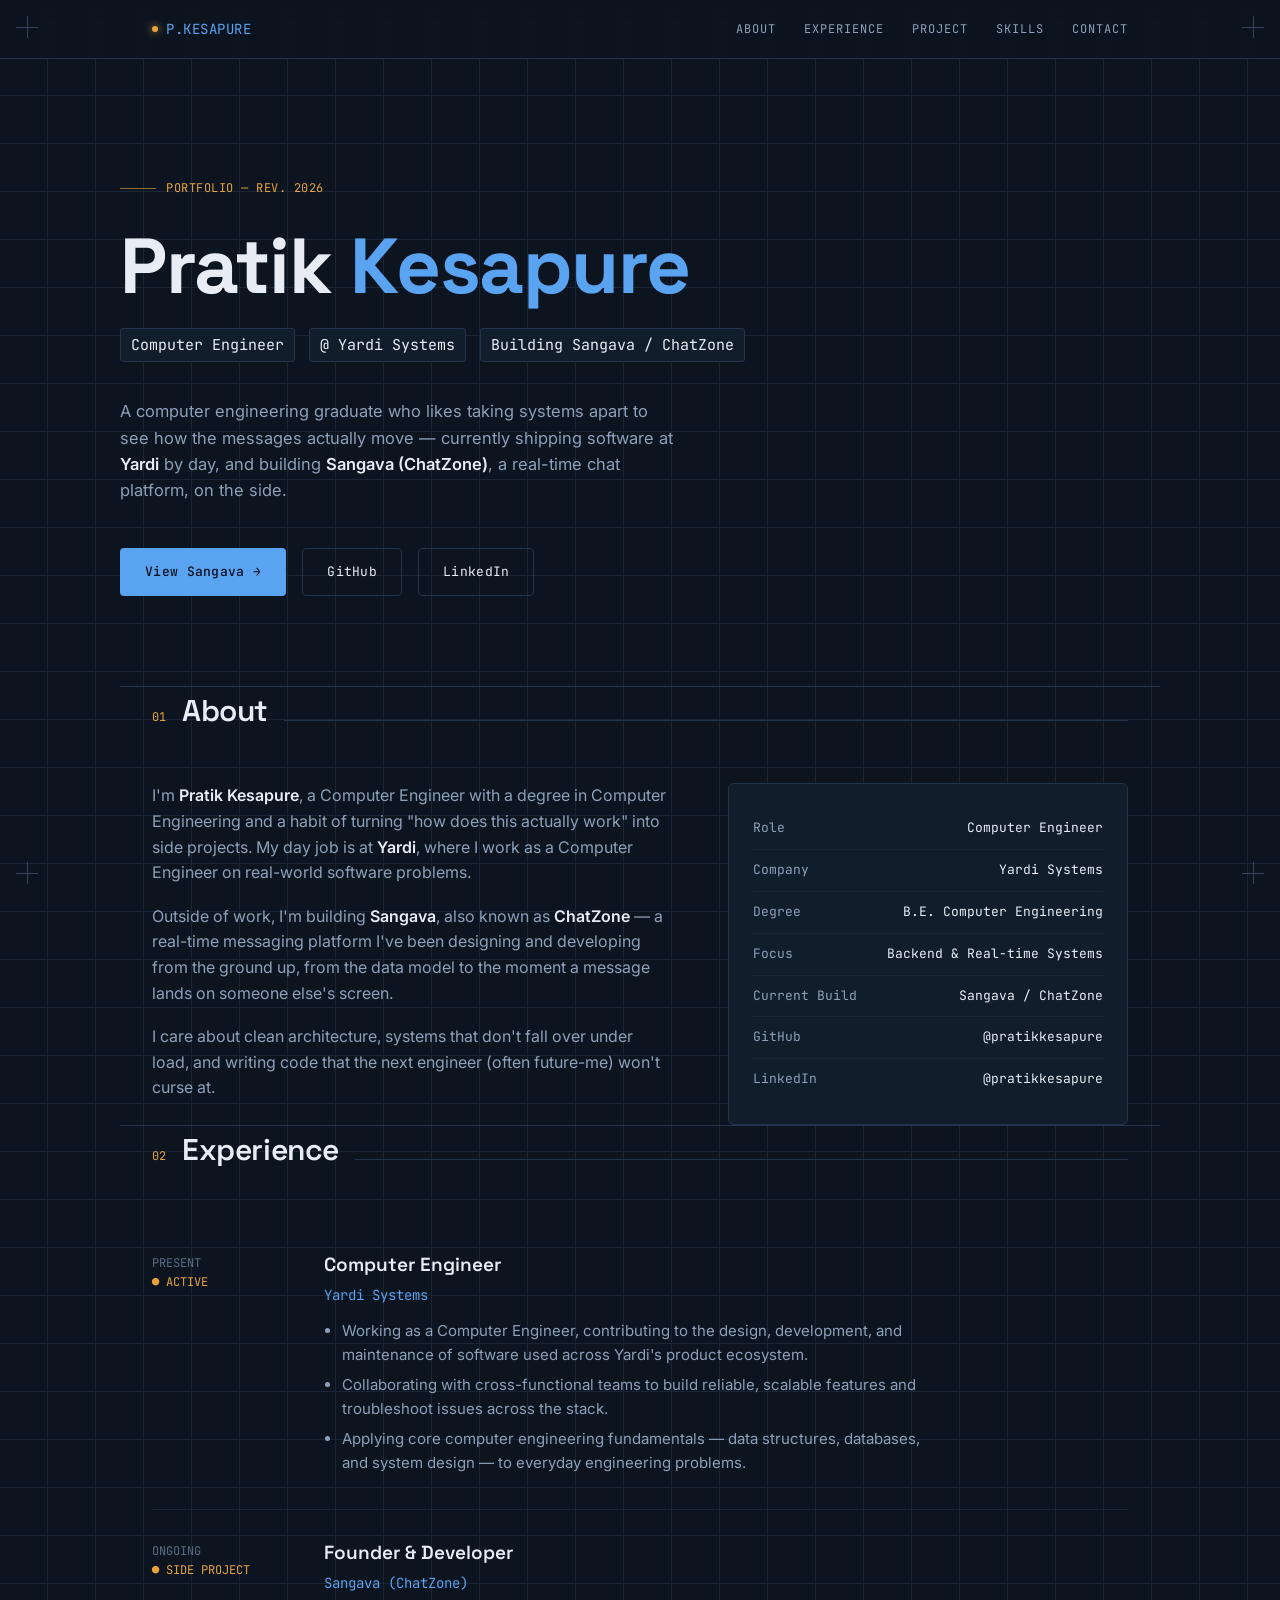
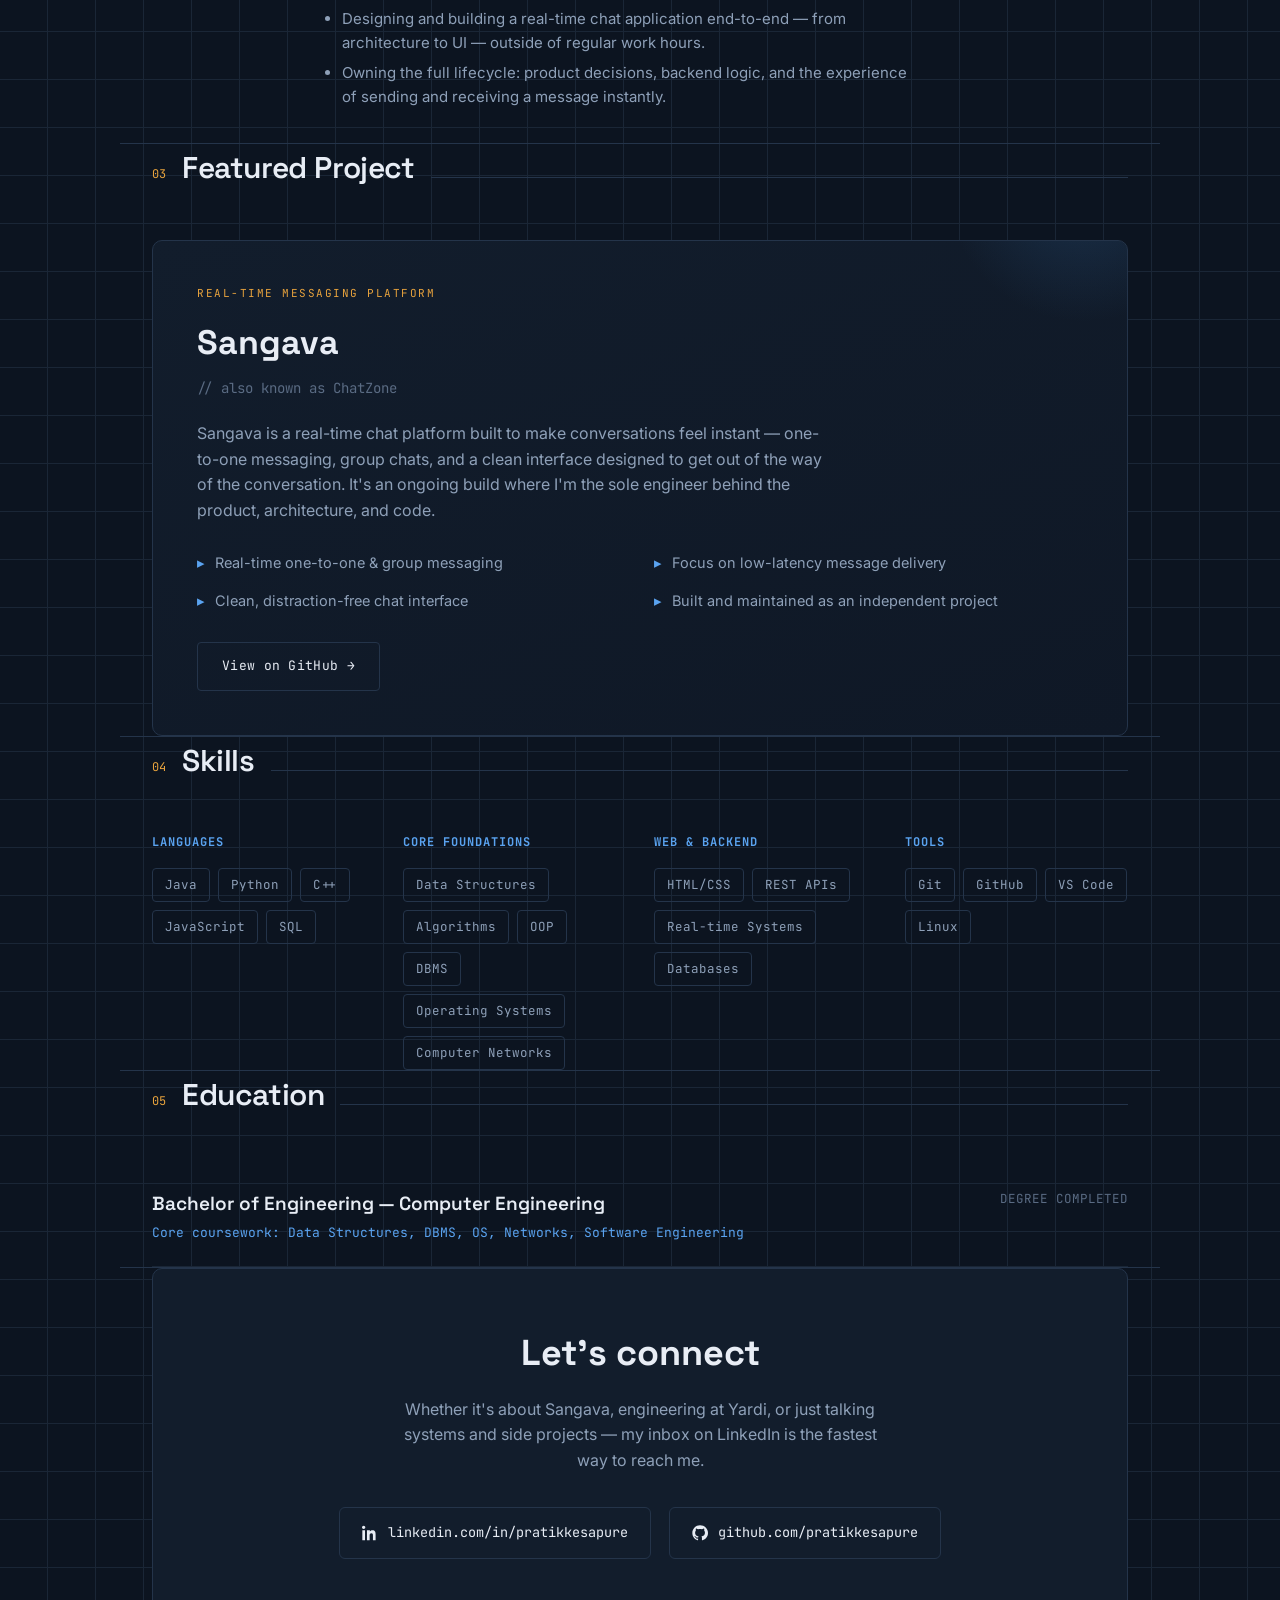
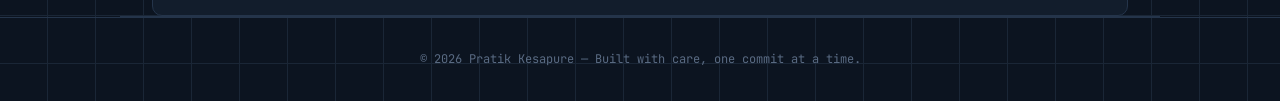
<file: index.html>
<!DOCTYPE html>
<html lang="en">
<head>
<meta charset="UTF-8">
<meta name="viewport" content="width=device-width, initial-scale=1.0">
<title>Pratik Kesapure — Computer Engineer</title>
<meta name="description" content="Portfolio of Pratik Kesapure, Computer Engineer at Yardi, creator of Sangava (ChatZone).">
<link rel="preconnect" href="https://fonts.googleapis.com">
<link rel="preconnect" href="https://fonts.gstatic.com" crossorigin>
<link href="https://fonts.googleapis.com/css2?family=Space+Grotesk:wght@400;500;600;700&family=Inter:wght@400;500;600&family=JetBrains+Mono:wght@400;500&display=swap" rel="stylesheet">
<style>
  :root{
    --bg: #0c1420;
    --bg-panel: #121d2c;
    --bg-panel-2: #16223300;
    --line: #24344a;
    --line-soft: #1a2636;
    --blue: #5aa3f0;
    --blue-dim: #2c5a8a;
    --amber: #e8a33d;
    --text: #e8edf5;
    --text-muted: #8ea0b8;
    --text-faint: #5a6b83;
    --mono: 'JetBrains Mono', monospace;
    --display: 'Space Grotesk', sans-serif;
    --body: 'Inter', sans-serif;
  }
  *{margin:0;padding:0;box-sizing:border-box;}
  html{scroll-behavior:smooth;}
  body{
    background:var(--bg);
    color:var(--text);
    font-family:var(--body);
    line-height:1.6;
    overflow-x:hidden;
    background-image:
      linear-gradient(var(--line-soft) 1px, transparent 1px),
      linear-gradient(90deg, var(--line-soft) 1px, transparent 1px);
    background-size: 48px 48px;
    background-position: -1px -1px;
  }
  a{color:inherit;text-decoration:none;}
  .wrap{max-width:1040px;margin:0 auto;padding:0 32px;}

  /* Corner registration marks */
  .reg{position:fixed;width:22px;height:22px;pointer-events:none;z-index:50;opacity:.55;}
  .reg::before,.reg::after{content:'';position:absolute;background:var(--text-faint);}
  .reg::before{width:100%;height:1px;top:50%;}
  .reg::after{width:1px;height:100%;left:50%;}
  .reg-tl{top:16px;left:16px;} .reg-tr{top:16px;right:16px;}
  .reg-bl{bottom:16px;left:16px;} .reg-br{bottom:16px;right:16px;}

  /* Nav */
  header{
    position:sticky;top:0;z-index:40;
    background:rgba(12,20,32,.86);
    backdrop-filter:blur(10px);
    border-bottom:1px solid var(--line);
  }
  nav{
    max-width:1040px;margin:0 auto;padding:18px 32px;
    display:flex;justify-content:space-between;align-items:center;
  }
  .logo{
    font-family:var(--mono);font-size:14px;color:var(--blue);
    letter-spacing:.5px;display:flex;align-items:center;gap:8px;
  }
  .logo .dot{width:6px;height:6px;background:var(--amber);border-radius:50%;
    box-shadow:0 0 8px var(--amber);}
  .navlinks{display:flex;gap:28px;font-family:var(--mono);font-size:12px;
    text-transform:uppercase;letter-spacing:1px;color:var(--text-muted);}
  .navlinks a{transition:color .2s;position:relative;}
  .navlinks a:hover{color:var(--blue);}
  .navlinks a:focus-visible, a:focus-visible{outline:1px solid var(--blue);outline-offset:3px;}

  /* Hero */
  .hero{
    padding:120px 0 90px;position:relative;
  }
  .callout{
    font-family:var(--mono);font-size:12px;color:var(--amber);
    display:flex;align-items:center;gap:10px;margin-bottom:28px;letter-spacing:.5px;
  }
  .callout .seg{width:36px;height:1px;background:var(--amber);opacity:.6;}
  h1.title{
    font-family:var(--display);
    font-weight:700;
    font-size:clamp(42px, 7vw, 78px);
    line-height:1.02;
    letter-spacing:-1.5px;
    margin-bottom:22px;
  }
  h1.title span{color:var(--blue);}
  .role-line{
    font-family:var(--mono);
    font-size:15px;
    color:var(--text-muted);
    margin-bottom:36px;
    display:flex;flex-wrap:wrap;gap:8px 14px;align-items:center;
  }
  .role-line .tag{
    border:1px solid var(--line);
    padding:4px 10px;border-radius:3px;color:var(--text);
    background:var(--bg-panel);
  }
  .hero-desc{
    max-width:560px;color:var(--text-muted);font-size:16.5px;margin-bottom:44px;
  }
  .hero-desc strong{color:var(--text);font-weight:600;}
  .btn-row{display:flex;gap:16px;flex-wrap:wrap;}
  .btn{
    font-family:var(--mono);font-size:13px;padding:13px 24px;border-radius:4px;
    display:inline-flex;align-items:center;gap:8px;letter-spacing:.3px;
    transition:transform .15s, border-color .15s, background .15s;border:1px solid transparent;
  }
  .btn-primary{background:var(--blue);color:#081120;font-weight:500;}
  .btn-primary:hover{transform:translateY(-2px);background:#6bb0f5;}
  .btn-outline{border-color:var(--line);color:var(--text);}
  .btn-outline:hover{border-color:var(--blue);color:var(--blue);transform:translateY(-2px);}

  /* section shell */
  section{padding:80px 0;border-top:1px solid var(--line);}
  .sec-head{display:flex;align-items:baseline;gap:16px;margin-bottom:48px;}
  .sec-num{font-family:var(--mono);font-size:12px;color:var(--amber);}
  .sec-title{font-family:var(--display);font-size:30px;font-weight:600;letter-spacing:-.4px;}
  .sec-line{flex:1;height:1px;background:var(--line);}

  /* About */
  .about-grid{display:grid;grid-template-columns:1.3fr 1fr;gap:56px;}
  .about-text p{color:var(--text-muted);margin-bottom:18px;font-size:16px;}
  .about-text strong{color:var(--text);font-weight:600;}
  .spec-sheet{
    background:var(--bg-panel);border:1px solid var(--line);border-radius:6px;
    padding:24px;font-family:var(--mono);font-size:13px;
  }
  .spec-row{display:flex;justify-content:space-between;padding:10px 0;
    border-bottom:1px solid var(--line-soft);color:var(--text-muted);}
  .spec-row:last-child{border-bottom:none;}
  .spec-row span:last-child{color:var(--text);text-align:right;}

  /* Experience */
  .exp-item{
    display:grid;grid-template-columns:140px 1fr;gap:32px;padding:28px 0;
    border-bottom:1px solid var(--line-soft);position:relative;
  }
  .exp-item:last-child{border-bottom:none;}
  .exp-period{font-family:var(--mono);font-size:12px;color:var(--text-faint);padding-top:4px;}
  .exp-period .now{color:var(--amber);}
  .exp-role{font-family:var(--display);font-size:19px;font-weight:600;margin-bottom:4px;}
  .exp-org{color:var(--blue);font-size:14px;margin-bottom:12px;font-family:var(--mono);}
  .exp-desc{color:var(--text-muted);font-size:15px;max-width:600px;}
  .exp-desc li{margin-left:18px;margin-bottom:6px;}

  /* Project spotlight */
  .project-card{
    background:linear-gradient(160deg, var(--bg-panel), #0f1826);
    border:1px solid var(--line);border-radius:10px;padding:44px;position:relative;overflow:hidden;
  }
  .project-card::before{
    content:'';position:absolute;top:-40%;right:-10%;width:280px;height:280px;
    background:radial-gradient(circle, var(--blue-dim) 0%, transparent 70%);
    opacity:.35;pointer-events:none;
  }
  .project-tag{font-family:var(--mono);font-size:11px;color:var(--amber);
    text-transform:uppercase;letter-spacing:1.5px;margin-bottom:14px;display:block;}
  .project-title{font-family:var(--display);font-size:34px;font-weight:700;margin-bottom:6px;}
  .project-alias{font-family:var(--mono);color:var(--text-faint);font-size:14px;margin-bottom:22px;}
  .project-desc{color:var(--text-muted);font-size:16px;max-width:640px;margin-bottom:28px;}
  .feature-grid{display:grid;grid-template-columns:repeat(2,1fr);gap:14px 28px;margin-bottom:30px;}
  .feature{display:flex;gap:10px;align-items:flex-start;font-size:14.5px;color:var(--text-muted);}
  .feature::before{content:'▸';color:var(--blue);flex-shrink:0;}
  .project-links{display:flex;gap:14px;flex-wrap:wrap;}

  /* Skills */
  .skills-grid{display:grid;grid-template-columns:repeat(auto-fit,minmax(210px,1fr));gap:28px;}
  .skill-group h4{
    font-family:var(--mono);font-size:12px;color:var(--blue);text-transform:uppercase;
    letter-spacing:1px;margin-bottom:16px;
  }
  .skill-tags{display:flex;flex-wrap:wrap;gap:8px;}
  .skill-tags span{
    font-family:var(--mono);font-size:12.5px;color:var(--text-muted);
    border:1px solid var(--line);padding:6px 12px;border-radius:4px;
    transition:border-color .2s, color .2s;
  }
  .skill-tags span:hover{border-color:var(--blue);color:var(--text);}

  /* Education */
  .edu-row{display:flex;justify-content:space-between;align-items:flex-start;
    padding:22px 0;border-bottom:1px solid var(--line-soft);gap:24px;flex-wrap:wrap;}
  .edu-degree{font-family:var(--display);font-size:19px;font-weight:600;}
  .edu-field{font-family:var(--mono);color:var(--blue);font-size:13px;margin-top:4px;}
  .edu-meta{font-family:var(--mono);font-size:12.5px;color:var(--text-faint);text-align:right;}

  /* Contact */
  .contact-panel{
    background:var(--bg-panel);border:1px solid var(--line);border-radius:10px;
    padding:56px;text-align:center;
  }
  .contact-panel h2{font-family:var(--display);font-size:36px;margin-bottom:14px;}
  .contact-panel p{color:var(--text-muted);max-width:480px;margin:0 auto 34px;}
  .contact-links{display:flex;gap:18px;justify-content:center;flex-wrap:wrap;}
  .contact-link{
    display:flex;align-items:center;gap:10px;font-family:var(--mono);font-size:13.5px;
    border:1px solid var(--line);padding:14px 22px;border-radius:6px;transition:.2s;
  }
  .contact-link:hover{border-color:var(--blue);color:var(--blue);transform:translateY(-2px);}
  .contact-link svg{width:16px;height:16px;fill:currentColor;}

  footer{
    padding:32px;text-align:center;font-family:var(--mono);font-size:12px;color:var(--text-faint);
    border-top:1px solid var(--line);
  }

  @media(max-width:760px){
    .about-grid{grid-template-columns:1fr;}
    .exp-item{grid-template-columns:1fr;gap:6px;}
    .feature-grid{grid-template-columns:1fr;}
    .navlinks{display:none;}
    .wrap{padding:0 20px;}
    .contact-panel{padding:32px 22px;}
    .project-card{padding:28px;}
  }
  @media (prefers-reduced-motion: reduce){
    html{scroll-behavior:auto;}
    *{transition:none !important;}
  }
</style>
</head>
<body>

<div class="reg reg-tl"></div>
<div class="reg reg-tr"></div>
<div class="reg reg-bl"></div>
<div class="reg reg-br"></div>

<header>
  <nav>
    <div class="logo"><span class="dot"></span>P.KESAPURE</div>
    <div class="navlinks">
      <a href="#about">About</a>
      <a href="#experience">Experience</a>
      <a href="#project">Project</a>
      <a href="#skills">Skills</a>
      <a href="#contact">Contact</a>
    </div>
  </nav>
</header>

<main>
  <section class="hero wrap" style="border-top:none;">
    <div class="callout"><span class="seg"></span>PORTFOLIO — REV. 2026</div>
    <h1 class="title">Pratik <span>Kesapure</span></h1>
    <div class="role-line">
      <span class="tag">Computer Engineer</span>
      <span class="tag">@ Yardi Systems</span>
      <span class="tag">Building Sangava / ChatZone</span>
    </div>
    <p class="hero-desc">
      A computer engineering graduate who likes taking systems apart to see how the messages
      actually move — currently shipping software at <strong>Yardi</strong> by day, and building
      <strong>Sangava (ChatZone)</strong>, a real-time chat platform, on the side.
    </p>
    <div class="btn-row">
      <a href="#project" class="btn btn-primary">View Sangava →</a>
      <a href="https://github.com/pratikkesapure" target="_blank" rel="noopener" class="btn btn-outline">GitHub</a>
      <a href="https://linkedin.com/in/pratikkesapure" target="_blank" rel="noopener" class="btn btn-outline">LinkedIn</a>
    </div>
  </section>

  <section id="about" class="wrap">
    <div class="sec-head">
      <span class="sec-num">01</span>
      <h2 class="sec-title">About</h2>
      <div class="sec-line"></div>
    </div>
    <div class="about-grid">
      <div class="about-text">
        <p>
          I'm <strong>Pratik Kesapure</strong>, a Computer Engineer with a degree in
          Computer Engineering and a habit of turning "how does this actually work" into
          side projects. My day job is at <strong>Yardi</strong>, where I work as a
          Computer Engineer on real-world software problems.
        </p>
        <p>
          Outside of work, I'm building <strong>Sangava</strong>, also known as
          <strong>ChatZone</strong> — a real-time messaging platform I've been designing
          and developing from the ground up, from the data model to the moment a message
          lands on someone else's screen.
        </p>
        <p>
          I care about clean architecture, systems that don't fall over under load, and
          writing code that the next engineer (often future-me) won't curse at.
        </p>
      </div>
      <div class="spec-sheet">
        <div class="spec-row"><span>Role</span><span>Computer Engineer</span></div>
        <div class="spec-row"><span>Company</span><span>Yardi Systems</span></div>
        <div class="spec-row"><span>Degree</span><span>B.E. Computer Engineering</span></div>
        <div class="spec-row"><span>Focus</span><span>Backend &amp; Real-time Systems</span></div>
        <div class="spec-row"><span>Current Build</span><span>Sangava / ChatZone</span></div>
        <div class="spec-row"><span>GitHub</span><span>@pratikkesapure</span></div>
        <div class="spec-row"><span>LinkedIn</span><span>@pratikkesapure</span></div>
      </div>
    </div>
  </section>

  <section id="experience" class="wrap">
    <div class="sec-head">
      <span class="sec-num">02</span>
      <h2 class="sec-title">Experience</h2>
      <div class="sec-line"></div>
    </div>

    <div class="exp-item">
      <div class="exp-period">PRESENT<br><span class="now">● ACTIVE</span></div>
      <div>
        <div class="exp-role">Computer Engineer</div>
        <div class="exp-org">Yardi Systems</div>
        <ul class="exp-desc">
          <li>Working as a Computer Engineer, contributing to the design, development,
            and maintenance of software used across Yardi's product ecosystem.</li>
          <li>Collaborating with cross-functional teams to build reliable, scalable
            features and troubleshoot issues across the stack.</li>
          <li>Applying core computer engineering fundamentals — data structures,
            databases, and system design — to everyday engineering problems.</li>
        </ul>
      </div>
    </div>

    <div class="exp-item">
      <div class="exp-period">ONGOING<br><span class="now">● SIDE PROJECT</span></div>
      <div>
        <div class="exp-role">Founder &amp; Developer</div>
        <div class="exp-org">Sangava (ChatZone)</div>
        <ul class="exp-desc">
          <li>Designing and building a real-time chat application end-to-end — from
            architecture to UI — outside of regular work hours.</li>
          <li>Owning the full lifecycle: product decisions, backend logic, and the
            experience of sending and receiving a message instantly.</li>
        </ul>
      </div>
    </div>
  </section>

  <section id="project" class="wrap">
    <div class="sec-head">
      <span class="sec-num">03</span>
      <h2 class="sec-title">Featured Project</h2>
      <div class="sec-line"></div>
    </div>

    <div class="project-card">
      <span class="project-tag">Real-time Messaging Platform</span>
      <div class="project-title">Sangava</div>
      <div class="project-alias">// also known as ChatZone</div>
      <p class="project-desc">
        Sangava is a real-time chat platform built to make conversations feel instant —
        one-to-one messaging, group chats, and a clean interface designed to get out of
        the way of the conversation. It's an ongoing build where I'm the sole engineer
        behind the product, architecture, and code.
      </p>
      <div class="feature-grid">
        <div class="feature">Real-time one-to-one &amp; group messaging</div>
        <div class="feature">Focus on low-latency message delivery</div>
        <div class="feature">Clean, distraction-free chat interface</div>
        <div class="feature">Built and maintained as an independent project</div>
      </div>
      <div class="project-links">
        <a href="https://github.com/pratikkesapure" target="_blank" rel="noopener" class="btn btn-outline">View on GitHub →</a>
      </div>
    </div>
  </section>

  <section id="skills" class="wrap">
    <div class="sec-head">
      <span class="sec-num">04</span>
      <h2 class="sec-title">Skills</h2>
      <div class="sec-line"></div>
    </div>
    <div class="skills-grid">
      <div class="skill-group">
        <h4>Languages</h4>
        <div class="skill-tags">
          <span>Java</span><span>Python</span><span>C++</span><span>JavaScript</span><span>SQL</span>
        </div>
      </div>
      <div class="skill-group">
        <h4>Core Foundations</h4>
        <div class="skill-tags">
          <span>Data Structures</span><span>Algorithms</span><span>OOP</span>
          <span>DBMS</span><span>Operating Systems</span><span>Computer Networks</span>
        </div>
      </div>
      <div class="skill-group">
        <h4>Web &amp; Backend</h4>
        <div class="skill-tags">
          <span>HTML/CSS</span><span>REST APIs</span><span>Real-time Systems</span>
          <span>Databases</span>
        </div>
      </div>
      <div class="skill-group">
        <h4>Tools</h4>
        <div class="skill-tags">
          <span>Git</span><span>GitHub</span><span>VS Code</span><span>Linux</span>
        </div>
      </div>
    </div>
  </section>

  <section class="wrap">
    <div class="sec-head">
      <span class="sec-num">05</span>
      <h2 class="sec-title">Education</h2>
      <div class="sec-line"></div>
    </div>
    <div class="edu-row">
      <div>
        <div class="edu-degree">Bachelor of Engineering — Computer Engineering</div>
        <div class="edu-field">Core coursework: Data Structures, DBMS, OS, Networks, Software Engineering</div>
      </div>
      <div class="edu-meta">DEGREE COMPLETED</div>
    </div>
  </section>

  <section id="contact" class="wrap" style="border-bottom:1px solid var(--line);">
    <div class="contact-panel">
      <h2>Let's connect</h2>
      <p>Whether it's about Sangava, engineering at Yardi, or just talking systems and
        side projects — my inbox on LinkedIn is the fastest way to reach me.</p>
      <div class="contact-links">
        <a class="contact-link" href="https://linkedin.com/in/pratikkesapure" target="_blank" rel="noopener">
          <svg viewBox="0 0 24 24"><path d="M4.98 3.5C4.98 4.88 3.87 6 2.5 6S0 4.88 0 3.5 1.12 1 2.5 1s2.48 1.12 2.48 2.5zM.5 8h4V23h-4V8zm7.5 0h3.8v2.05h.06c.53-1 1.83-2.05 3.77-2.05 4.03 0 4.77 2.65 4.77 6.1V23h-4v-6.9c0-1.65-.03-3.77-2.3-3.77-2.3 0-2.65 1.8-2.65 3.65V23h-4V8z"/></svg>
          linkedin.com/in/pratikkesapure
        </a>
        <a class="contact-link" href="https://github.com/pratikkesapure" target="_blank" rel="noopener">
          <svg viewBox="0 0 24 24"><path d="M12 .5C5.65.5.5 5.65.5 12c0 5.08 3.29 9.39 7.86 10.91.57.1.78-.25.78-.55v-1.94c-3.2.7-3.87-1.54-3.87-1.54-.53-1.34-1.29-1.7-1.29-1.7-1.05-.72.08-.7.08-.7 1.16.08 1.77 1.19 1.77 1.19 1.03 1.77 2.7 1.26 3.36.96.1-.75.4-1.26.73-1.55-2.55-.29-5.24-1.28-5.24-5.7 0-1.26.45-2.29 1.19-3.09-.12-.29-.52-1.46.11-3.05 0 0 .97-.31 3.18 1.18.92-.26 1.91-.39 2.89-.39.98 0 1.97.13 2.89.39 2.21-1.49 3.18-1.18 3.18-1.18.63 1.59.23 2.76.11 3.05.74.8 1.19 1.83 1.19 3.09 0 4.43-2.7 5.41-5.27 5.69.42.36.78 1.08.78 2.17v3.22c0 .3.21.66.79.55C20.71 21.39 24 17.08 24 12 24 5.65 18.85.5 12 .5z"/></svg>
          github.com/pratikkesapure
        </a>
      </div>
    </div>
  </section>
</main>

<footer>
  © 2026 Pratik Kesapure — Built with care, one commit at a time.
</footer>

</body>
</html>
</file>
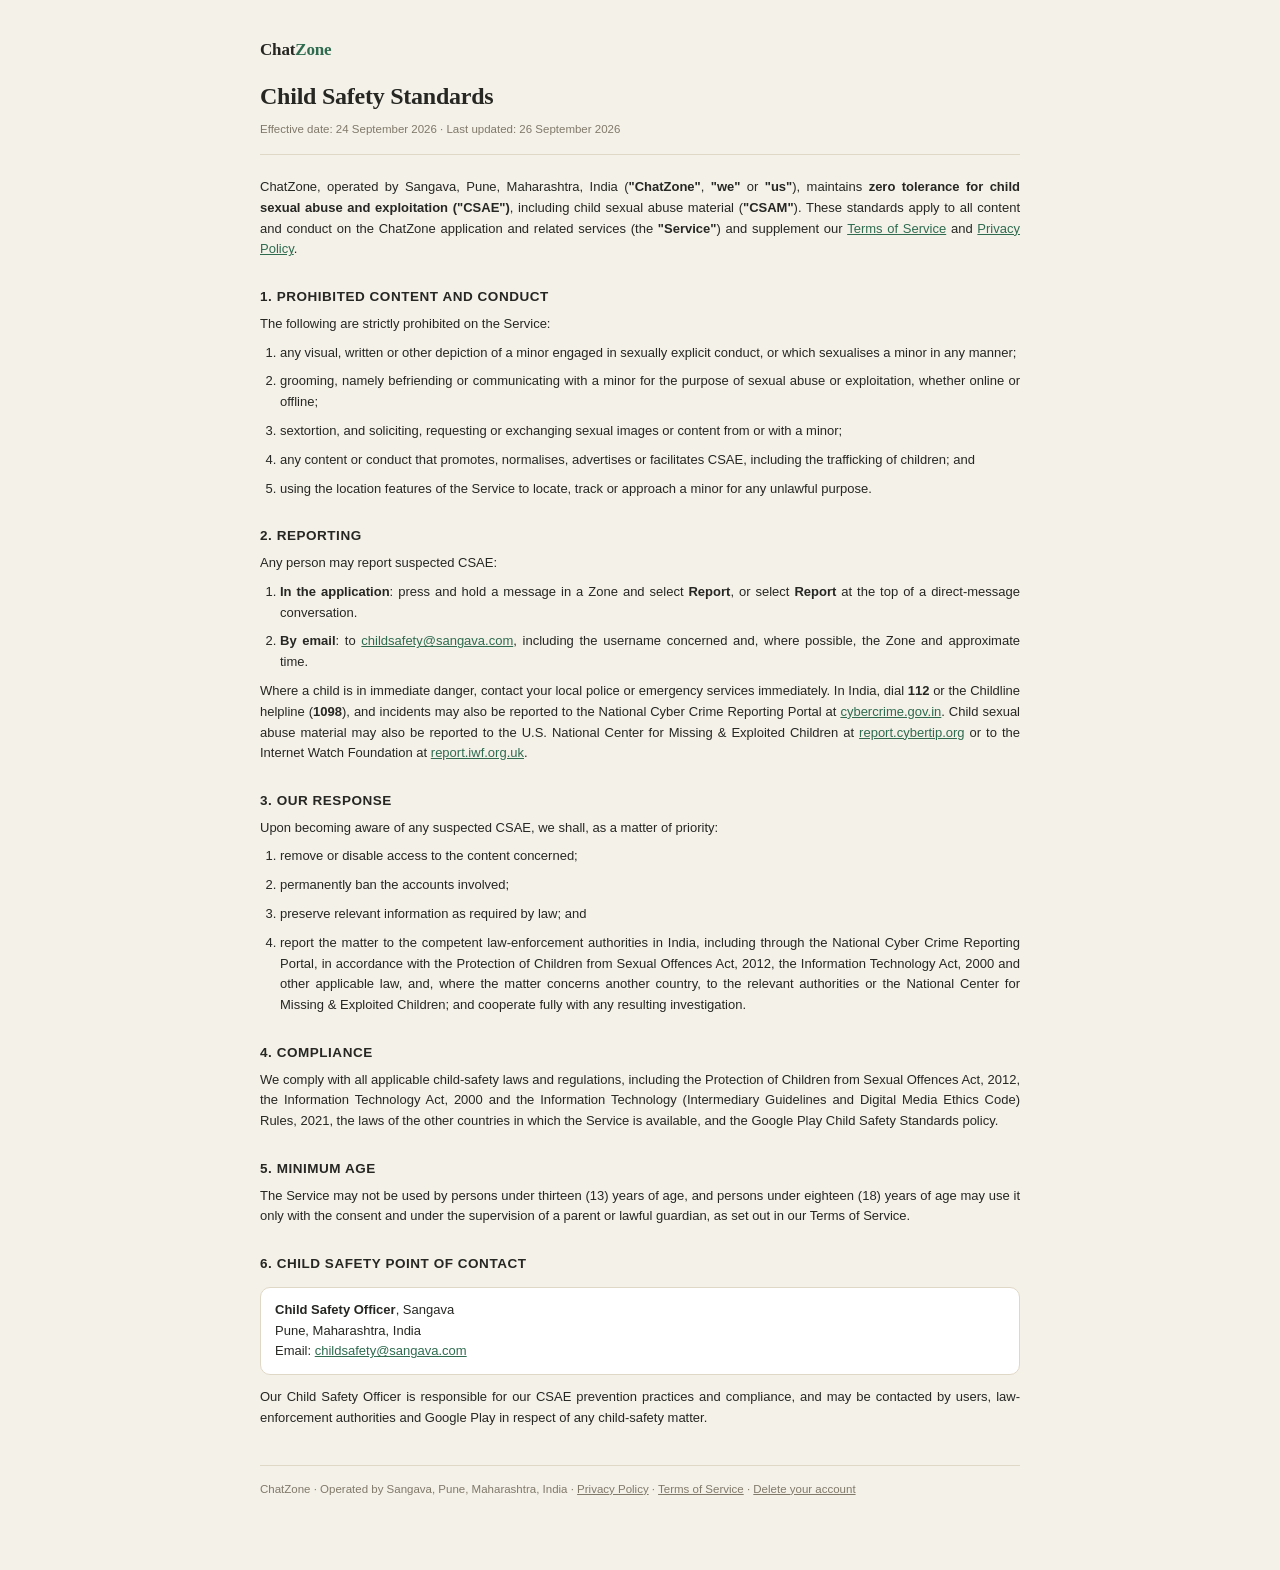
<file: ChatZone-Child-Safety.html>
<!doctype html>
<html lang="en">
<head>
<meta charset="utf-8">
<meta name="viewport" content="width=device-width, initial-scale=1">
<title>Child Safety Standards · ChatZone</title>
<meta name="description" content="ChatZone's standards against child sexual abuse and exploitation.">
<link rel="stylesheet" href="/legal.css">
</head>
<body>
<div class="wrap">
<header>
  <div class="brand">Chat<span>Zone</span></div>
  <h1>Child Safety Standards</h1>
  <div class="meta">Effective date: 24 September 2026 · Last updated: 26 September 2026</div>
</header>

<p>ChatZone, operated by Sangava, Pune, Maharashtra, India (<span class="defn">"ChatZone"</span>, <span class="defn">"we"</span> or <span class="defn">"us"</span>), maintains <b>zero tolerance for child sexual abuse and exploitation (<span class="defn">"CSAE"</span>)</b>, including child sexual abuse material (<span class="defn">"CSAM"</span>). These standards apply to all content and conduct on the ChatZone application and related services (the <span class="defn">"Service"</span>) and supplement our <a href="/ChatZone-Terms">Terms of Service</a> and <a href="/ChatZone-Privacy">Privacy Policy</a>.</p>

<h2>1. Prohibited Content and Conduct</h2>
<p>The following are strictly prohibited on the Service:</p>
<ol>
  <li>any visual, written or other depiction of a minor engaged in sexually explicit conduct, or which sexualises a minor in any manner;</li>
  <li>grooming, namely befriending or communicating with a minor for the purpose of sexual abuse or exploitation, whether online or offline;</li>
  <li>sextortion, and soliciting, requesting or exchanging sexual images or content from or with a minor;</li>
  <li>any content or conduct that promotes, normalises, advertises or facilitates CSAE, including the trafficking of children; and</li>
  <li>using the location features of the Service to locate, track or approach a minor for any unlawful purpose.</li>
</ol>

<h2>2. Reporting</h2>
<p>Any person may report suspected CSAE:</p>
<ol>
  <li><b>In the application</b>: press and hold a message in a Zone and select <b>Report</b>, or select <b>Report</b> at the top of a direct-message conversation.</li>
  <li><b>By email</b>: to <a href="mailto:childsafety@sangava.com">childsafety@sangava.com</a>, including the username concerned and, where possible, the Zone and approximate time.</li>
</ol>
<p>Where a child is in immediate danger, contact your local police or emergency services immediately. In India, dial <b>112</b> or the Childline helpline (<b>1098</b>), and incidents may also be reported to the National Cyber Crime Reporting Portal at <a href="https://cybercrime.gov.in" rel="noopener">cybercrime.gov.in</a>. Child sexual abuse material may also be reported to the U.S. National Center for Missing &amp; Exploited Children at <a href="https://report.cybertip.org" rel="noopener">report.cybertip.org</a> or to the Internet Watch Foundation at <a href="https://report.iwf.org.uk" rel="noopener">report.iwf.org.uk</a>.</p>

<h2>3. Our Response</h2>
<p>Upon becoming aware of any suspected CSAE, we shall, as a matter of priority:</p>
<ol>
  <li>remove or disable access to the content concerned;</li>
  <li>permanently ban the accounts involved;</li>
  <li>preserve relevant information as required by law; and</li>
  <li>report the matter to the competent law-enforcement authorities in India, including through the National Cyber Crime Reporting Portal, in accordance with the Protection of Children from Sexual Offences Act, 2012, the Information Technology Act, 2000 and other applicable law, and, where the matter concerns another country, to the relevant authorities or the National Center for Missing &amp; Exploited Children; and cooperate fully with any resulting investigation.</li>
</ol>

<h2>4. Compliance</h2>
<p>We comply with all applicable child-safety laws and regulations, including the Protection of Children from Sexual Offences Act, 2012, the Information Technology Act, 2000 and the Information Technology (Intermediary Guidelines and Digital Media Ethics Code) Rules, 2021, the laws of the other countries in which the Service is available, and the Google Play Child Safety Standards policy.</p>

<h2>5. Minimum Age</h2>
<p>The Service may not be used by persons under thirteen (13) years of age, and persons under eighteen (18) years of age may use it only with the consent and under the supervision of a parent or lawful guardian, as set out in our Terms of Service.</p>

<h2>6. Child Safety Point of Contact</h2>
<div class="box">
  <b>Child Safety Officer</b>, Sangava<br>
  Pune, Maharashtra, India<br>
  Email: <a href="mailto:childsafety@sangava.com">childsafety@sangava.com</a>
</div>
<p>Our Child Safety Officer is responsible for our CSAE prevention practices and compliance, and may be contacted by users, law-enforcement authorities and Google Play in respect of any child-safety matter.</p>

<footer>
  ChatZone · Operated by Sangava, Pune, Maharashtra, India ·
  <a href="/ChatZone-Privacy">Privacy Policy</a> · <a href="/ChatZone-Terms">Terms of Service</a> · <a href="/ChatZone-Delete-Account">Delete your account</a>
</footer>
</div>
</body>
</html>
</file>
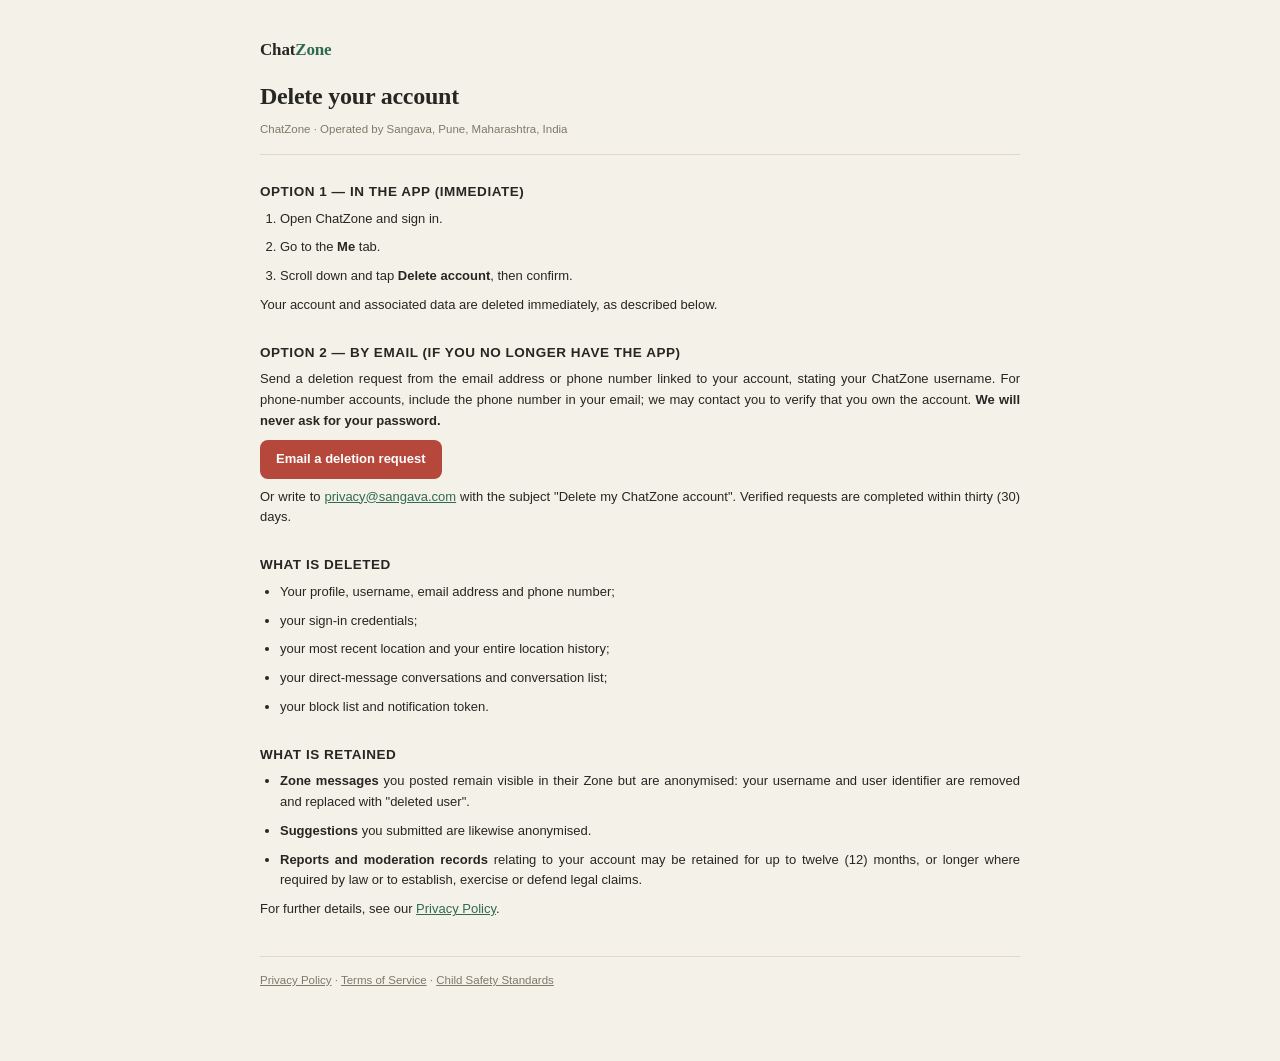
<file: ChatZone-Delete-Account.html>
<!doctype html>
<html lang="en">
<head>
<meta charset="utf-8">
<meta name="viewport" content="width=device-width, initial-scale=1">
<title>Delete your account · ChatZone</title>
<meta name="description" content="How to delete your ChatZone account and associated data.">
<link rel="stylesheet" href="/legal.css">
</head>
<body>
<div class="wrap">
<header>
  <div class="brand">Chat<span>Zone</span></div>
  <h1>Delete your account</h1>
  <div class="meta">ChatZone · Operated by Sangava, Pune, Maharashtra, India</div>
</header>

<h2>Option 1 — In the app (immediate)</h2>
<ol>
  <li>Open ChatZone and sign in.</li>
  <li>Go to the <b>Me</b> tab.</li>
  <li>Scroll down and tap <b>Delete account</b>, then confirm.</li>
</ol>
<p>Your account and associated data are deleted immediately, as described below.</p>

<h2>Option 2 — By email (if you no longer have the app)</h2>
<p>Send a deletion request from the email address or phone number linked to your account, stating your ChatZone username. For phone-number accounts, include the phone number in your email; we may contact you to verify that you own the account. <b>We will never ask for your password.</b></p>
<p><a class="btn" href="mailto:privacy@sangava.com?subject=Delete%20my%20ChatZone%20account&amp;body=Please%20delete%20my%20ChatZone%20account.%0A%0AUsername%3A%20%0APhone%20number%20(if%20a%20phone%20account)%3A%20">Email a deletion request</a></p>
<p>Or write to <a href="mailto:privacy@sangava.com">privacy@sangava.com</a> with the subject "Delete my ChatZone account". Verified requests are completed within thirty (30) days.</p>

<h2>What is deleted</h2>
<ul>
  <li>Your profile, username, email address and phone number;</li>
  <li>your sign-in credentials;</li>
  <li>your most recent location and your entire location history;</li>
  <li>your direct-message conversations and conversation list;</li>
  <li>your block list and notification token.</li>
</ul>

<h2>What is retained</h2>
<ul>
  <li><b>Zone messages</b> you posted remain visible in their Zone but are anonymised: your username and user identifier are removed and replaced with "deleted user".</li>
  <li><b>Suggestions</b> you submitted are likewise anonymised.</li>
  <li><b>Reports and moderation records</b> relating to your account may be retained for up to twelve (12) months, or longer where required by law or to establish, exercise or defend legal claims.</li>
</ul>
<p>For further details, see our <a href="/ChatZone-Privacy">Privacy Policy</a>.</p>

<footer>
  <a href="/ChatZone-Privacy">Privacy Policy</a> · <a href="/ChatZone-Terms">Terms of Service</a> · <a href="/ChatZone-Child-Safety">Child Safety Standards</a>
</footer>
</div>
</body>
</html>
</file>
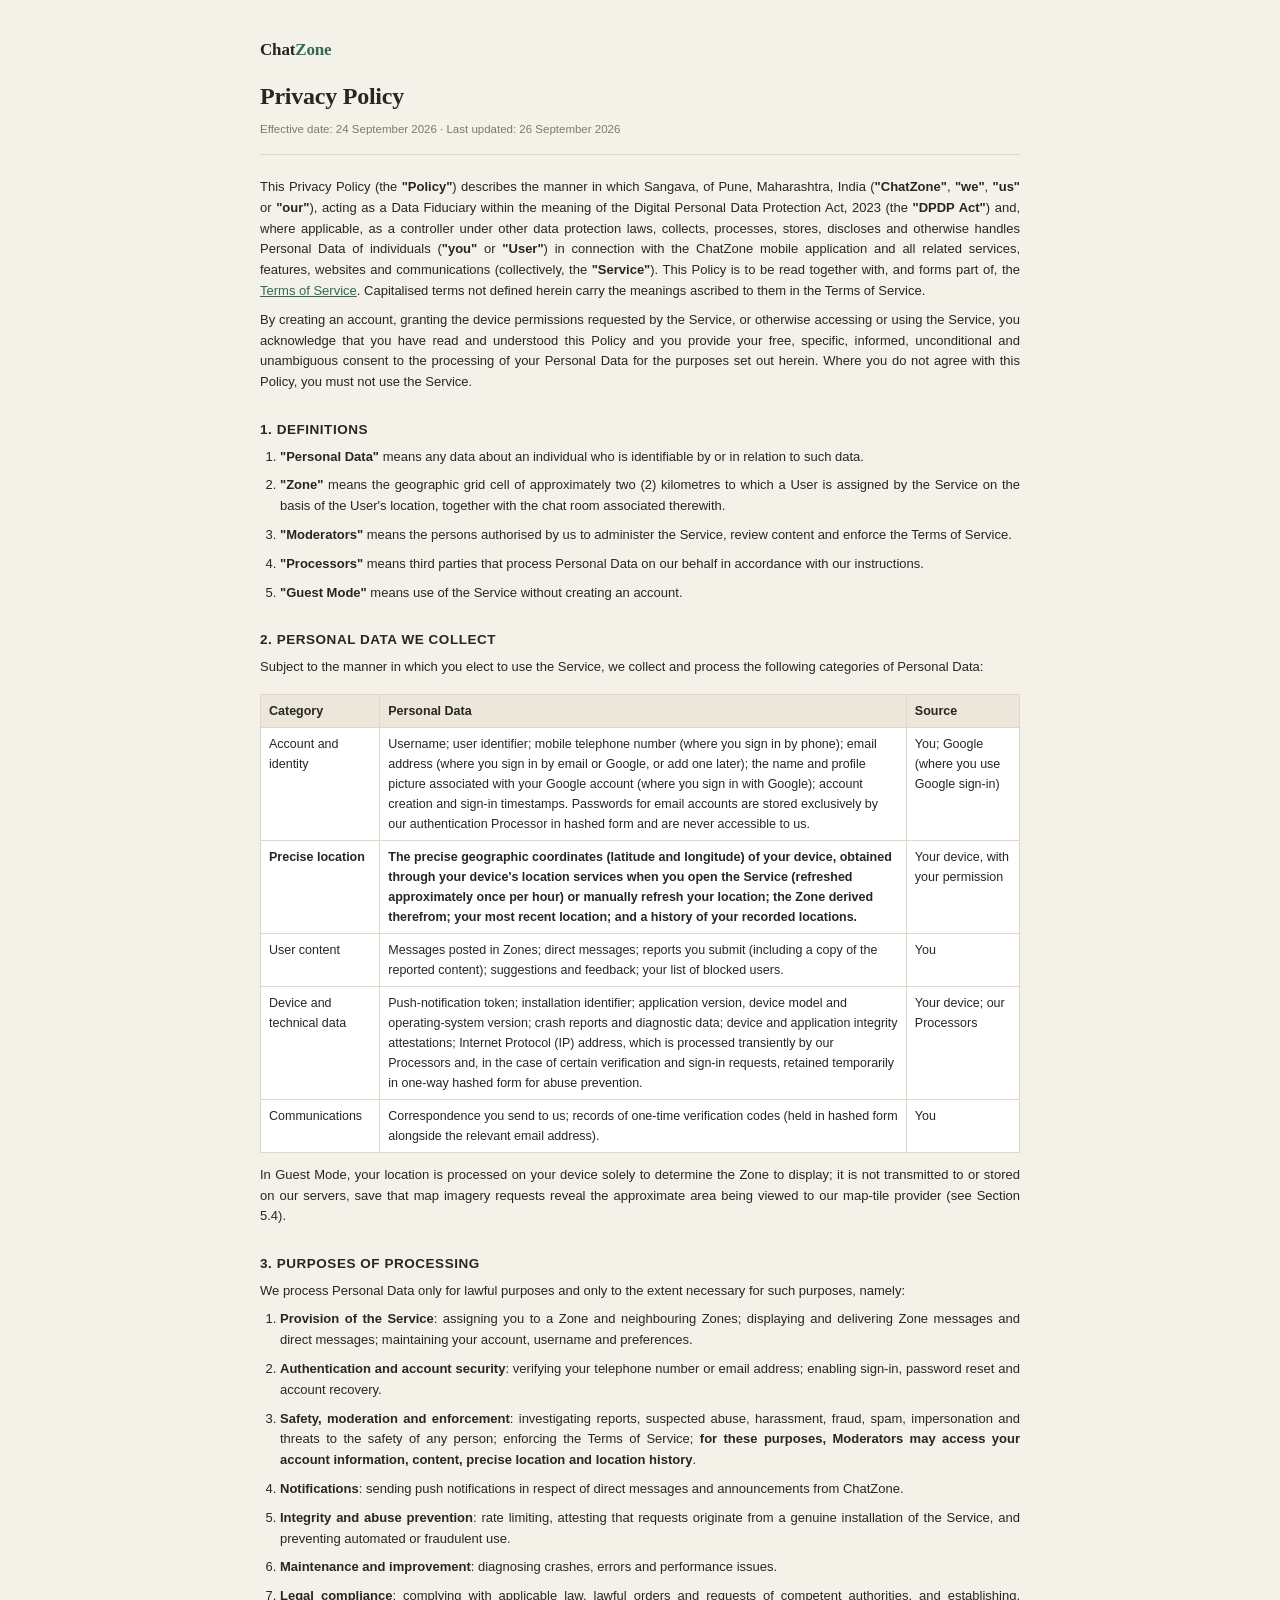
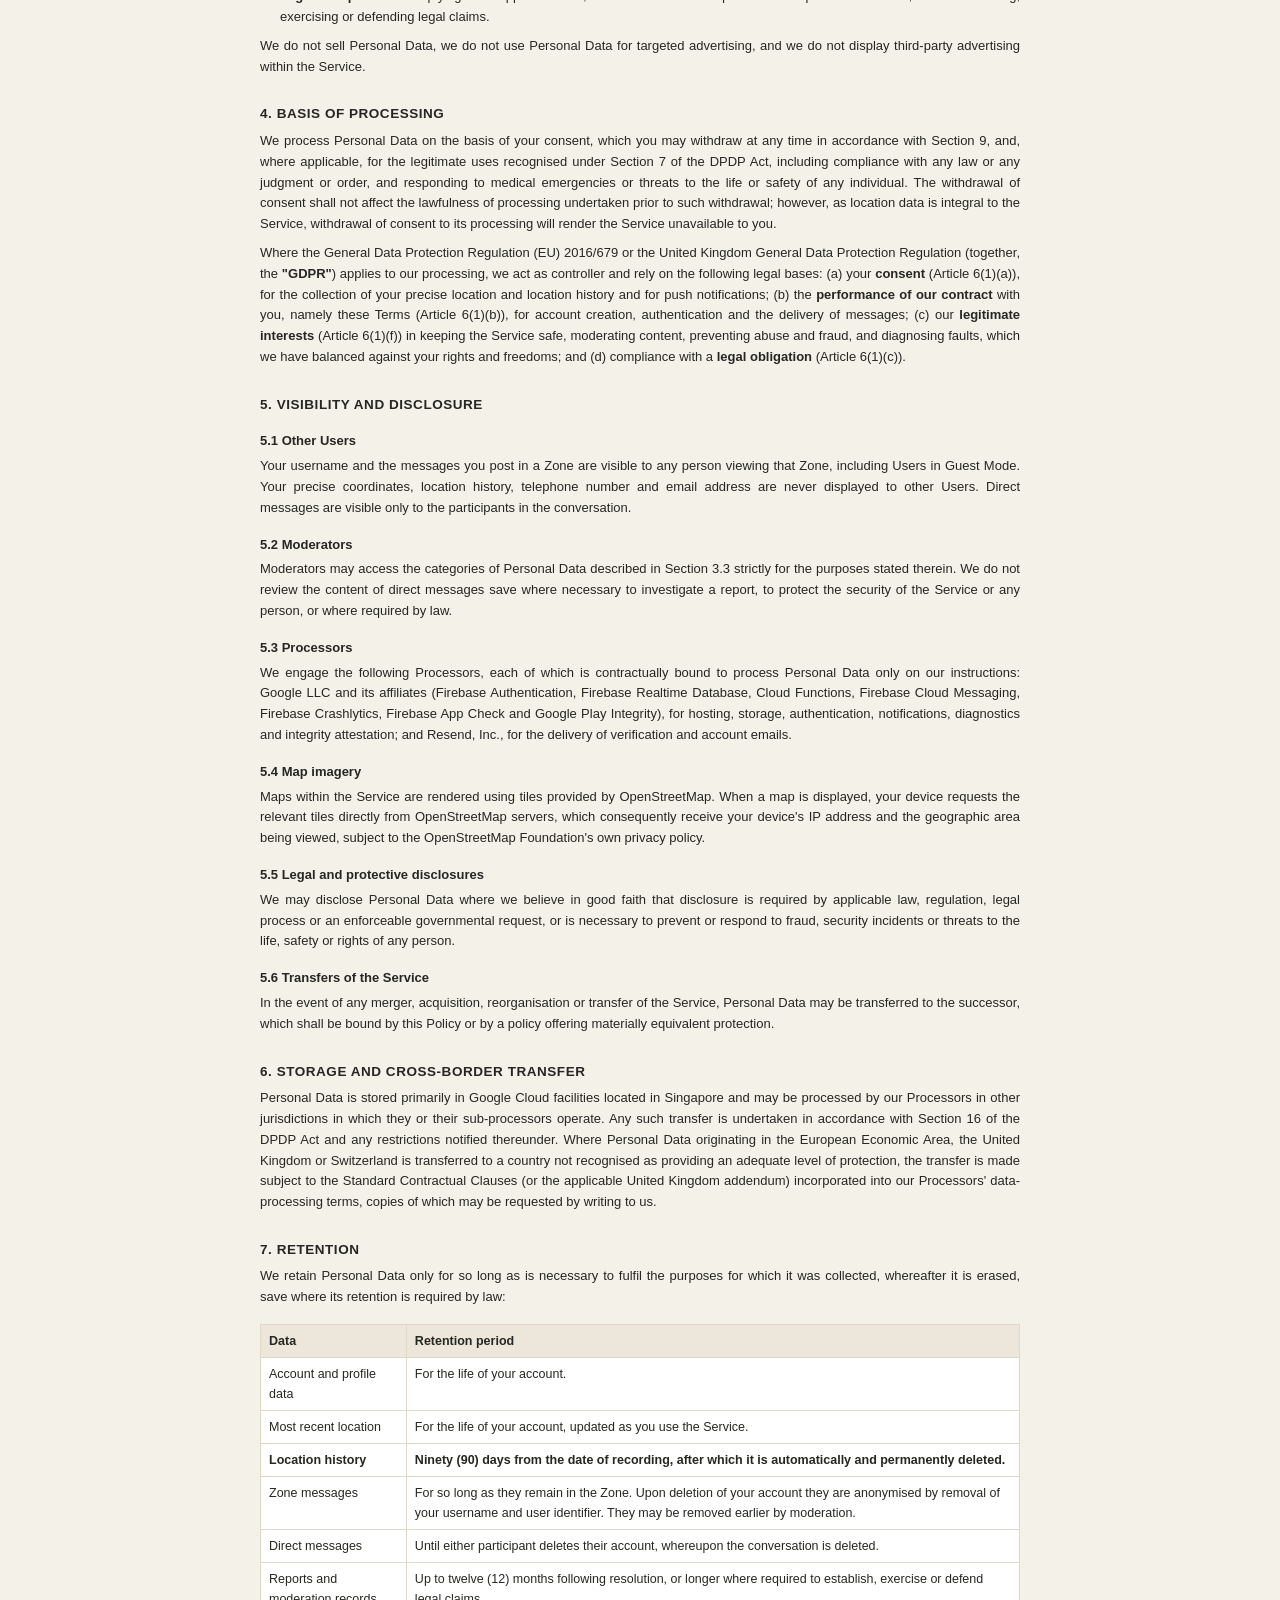
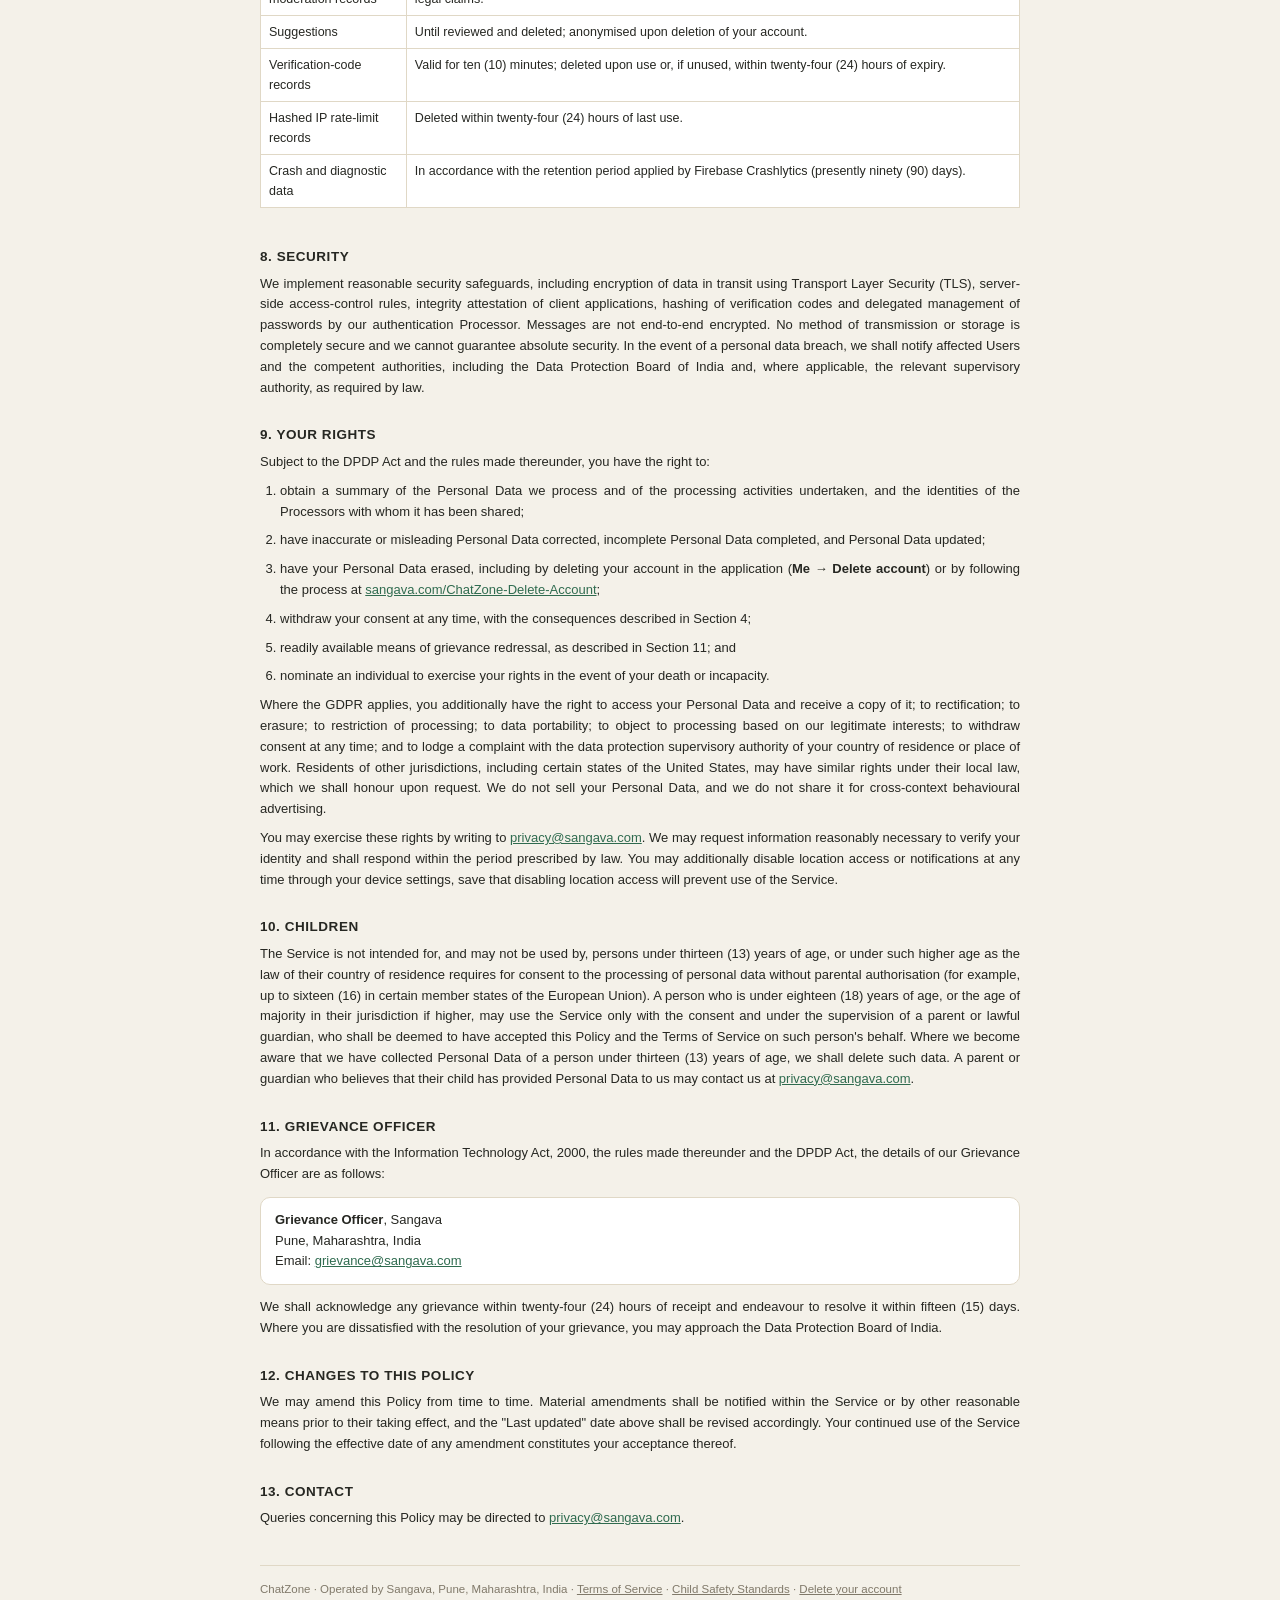
<file: ChatZone-Privacy.html>
<!doctype html>
<html lang="en">
<head>
<meta charset="utf-8">
<meta name="viewport" content="width=device-width, initial-scale=1">
<title>Privacy Policy · ChatZone</title>
<meta name="description" content="How ChatZone collects, uses, shares and protects personal data.">
<link rel="stylesheet" href="/legal.css">
</head>
<body>
<div class="wrap">
<header>
  <div class="brand">Chat<span>Zone</span></div>
  <h1>Privacy Policy</h1>
  <div class="meta">Effective date: 24 September 2026 · Last updated: 26 September 2026</div>
</header>

<p>This Privacy Policy (the <span class="defn">"Policy"</span>) describes the manner in which Sangava, of Pune, Maharashtra, India (<span class="defn">"ChatZone"</span>, <span class="defn">"we"</span>, <span class="defn">"us"</span> or <span class="defn">"our"</span>), acting as a Data Fiduciary within the meaning of the Digital Personal Data Protection Act, 2023 (the <span class="defn">"DPDP Act"</span>) and, where applicable, as a controller under other data protection laws, collects, processes, stores, discloses and otherwise handles Personal Data of individuals (<span class="defn">"you"</span> or <span class="defn">"User"</span>) in connection with the ChatZone mobile application and all related services, features, websites and communications (collectively, the <span class="defn">"Service"</span>). This Policy is to be read together with, and forms part of, the <a href="/ChatZone-Terms">Terms of Service</a>. Capitalised terms not defined herein carry the meanings ascribed to them in the Terms of Service.</p>

<p>By creating an account, granting the device permissions requested by the Service, or otherwise accessing or using the Service, you acknowledge that you have read and understood this Policy and you provide your free, specific, informed, unconditional and unambiguous consent to the processing of your Personal Data for the purposes set out herein. Where you do not agree with this Policy, you must not use the Service.</p>

<h2>1. Definitions</h2>
<ol>
  <li><span class="defn">"Personal Data"</span> means any data about an individual who is identifiable by or in relation to such data.</li>
  <li><span class="defn">"Zone"</span> means the geographic grid cell of approximately two (2) kilometres to which a User is assigned by the Service on the basis of the User's location, together with the chat room associated therewith.</li>
  <li><span class="defn">"Moderators"</span> means the persons authorised by us to administer the Service, review content and enforce the Terms of Service.</li>
  <li><span class="defn">"Processors"</span> means third parties that process Personal Data on our behalf in accordance with our instructions.</li>
  <li><span class="defn">"Guest Mode"</span> means use of the Service without creating an account.</li>
</ol>

<h2>2. Personal Data We Collect</h2>
<p>Subject to the manner in which you elect to use the Service, we collect and process the following categories of Personal Data:</p>
<div class="table-wrap"><table>
  <tr><th>Category</th><th>Personal Data</th><th>Source</th></tr>
  <tr><td>Account and identity</td><td>Username; user identifier; mobile telephone number (where you sign in by phone); email address (where you sign in by email or Google, or add one later); the name and profile picture associated with your Google account (where you sign in with Google); account creation and sign-in timestamps. Passwords for email accounts are stored exclusively by our authentication Processor in hashed form and are never accessible to us.</td><td>You; Google (where you use Google sign-in)</td></tr>
  <tr><td><b>Precise location</b></td><td><b>The precise geographic coordinates (latitude and longitude) of your device, obtained through your device's location services when you open the Service (refreshed approximately once per hour) or manually refresh your location; the Zone derived therefrom; your most recent location; and a history of your recorded locations.</b></td><td>Your device, with your permission</td></tr>
  <tr><td>User content</td><td>Messages posted in Zones; direct messages; reports you submit (including a copy of the reported content); suggestions and feedback; your list of blocked users.</td><td>You</td></tr>
  <tr><td>Device and technical data</td><td>Push-notification token; installation identifier; application version, device model and operating-system version; crash reports and diagnostic data; device and application integrity attestations; Internet Protocol (IP) address, which is processed transiently by our Processors and, in the case of certain verification and sign-in requests, retained temporarily in one-way hashed form for abuse prevention.</td><td>Your device; our Processors</td></tr>
  <tr><td>Communications</td><td>Correspondence you send to us; records of one-time verification codes (held in hashed form alongside the relevant email address).</td><td>You</td></tr>
</table></div>
<p>In Guest Mode, your location is processed on your device solely to determine the Zone to display; it is not transmitted to or stored on our servers, save that map imagery requests reveal the approximate area being viewed to our map-tile provider (see Section 5.4).</p>

<h2>3. Purposes of Processing</h2>
<p>We process Personal Data only for lawful purposes and only to the extent necessary for such purposes, namely:</p>
<ol>
  <li><b>Provision of the Service</b>: assigning you to a Zone and neighbouring Zones; displaying and delivering Zone messages and direct messages; maintaining your account, username and preferences.</li>
  <li><b>Authentication and account security</b>: verifying your telephone number or email address; enabling sign-in, password reset and account recovery.</li>
  <li><b>Safety, moderation and enforcement</b>: investigating reports, suspected abuse, harassment, fraud, spam, impersonation and threats to the safety of any person; enforcing the Terms of Service; <b>for these purposes, Moderators may access your account information, content, precise location and location history</b>.</li>
  <li><b>Notifications</b>: sending push notifications in respect of direct messages and announcements from ChatZone.</li>
  <li><b>Integrity and abuse prevention</b>: rate limiting, attesting that requests originate from a genuine installation of the Service, and preventing automated or fraudulent use.</li>
  <li><b>Maintenance and improvement</b>: diagnosing crashes, errors and performance issues.</li>
  <li><b>Legal compliance</b>: complying with applicable law, lawful orders and requests of competent authorities, and establishing, exercising or defending legal claims.</li>
</ol>
<p>We do not sell Personal Data, we do not use Personal Data for targeted advertising, and we do not display third-party advertising within the Service.</p>

<h2>4. Basis of Processing</h2>
<p>We process Personal Data on the basis of your consent, which you may withdraw at any time in accordance with Section 9, and, where applicable, for the legitimate uses recognised under Section 7 of the DPDP Act, including compliance with any law or any judgment or order, and responding to medical emergencies or threats to the life or safety of any individual. The withdrawal of consent shall not affect the lawfulness of processing undertaken prior to such withdrawal; however, as location data is integral to the Service, withdrawal of consent to its processing will render the Service unavailable to you.</p>
<p>Where the General Data Protection Regulation (EU) 2016/679 or the United Kingdom General Data Protection Regulation (together, the <span class="defn">"GDPR"</span>) applies to our processing, we act as controller and rely on the following legal bases: (a) your <b>consent</b> (Article 6(1)(a)), for the collection of your precise location and location history and for push notifications; (b) the <b>performance of our contract</b> with you, namely these Terms (Article 6(1)(b)), for account creation, authentication and the delivery of messages; (c) our <b>legitimate interests</b> (Article 6(1)(f)) in keeping the Service safe, moderating content, preventing abuse and fraud, and diagnosing faults, which we have balanced against your rights and freedoms; and (d) compliance with a <b>legal obligation</b> (Article 6(1)(c)).</p>

<h2>5. Visibility and Disclosure</h2>
<h3>5.1 Other Users</h3>
<p>Your username and the messages you post in a Zone are visible to any person viewing that Zone, including Users in Guest Mode. Your precise coordinates, location history, telephone number and email address are never displayed to other Users. Direct messages are visible only to the participants in the conversation.</p>
<h3>5.2 Moderators</h3>
<p>Moderators may access the categories of Personal Data described in Section 3.3 strictly for the purposes stated therein. We do not review the content of direct messages save where necessary to investigate a report, to protect the security of the Service or any person, or where required by law.</p>
<h3>5.3 Processors</h3>
<p>We engage the following Processors, each of which is contractually bound to process Personal Data only on our instructions: Google LLC and its affiliates (Firebase Authentication, Firebase Realtime Database, Cloud Functions, Firebase Cloud Messaging, Firebase Crashlytics, Firebase App Check and Google Play Integrity), for hosting, storage, authentication, notifications, diagnostics and integrity attestation; and Resend, Inc., for the delivery of verification and account emails.</p>
<h3>5.4 Map imagery</h3>
<p>Maps within the Service are rendered using tiles provided by OpenStreetMap. When a map is displayed, your device requests the relevant tiles directly from OpenStreetMap servers, which consequently receive your device's IP address and the geographic area being viewed, subject to the OpenStreetMap Foundation's own privacy policy.</p>
<h3>5.5 Legal and protective disclosures</h3>
<p>We may disclose Personal Data where we believe in good faith that disclosure is required by applicable law, regulation, legal process or an enforceable governmental request, or is necessary to prevent or respond to fraud, security incidents or threats to the life, safety or rights of any person.</p>
<h3>5.6 Transfers of the Service</h3>
<p>In the event of any merger, acquisition, reorganisation or transfer of the Service, Personal Data may be transferred to the successor, which shall be bound by this Policy or by a policy offering materially equivalent protection.</p>

<h2>6. Storage and Cross-Border Transfer</h2>
<p>Personal Data is stored primarily in Google Cloud facilities located in Singapore and may be processed by our Processors in other jurisdictions in which they or their sub-processors operate. Any such transfer is undertaken in accordance with Section 16 of the DPDP Act and any restrictions notified thereunder. Where Personal Data originating in the European Economic Area, the United Kingdom or Switzerland is transferred to a country not recognised as providing an adequate level of protection, the transfer is made subject to the Standard Contractual Clauses (or the applicable United Kingdom addendum) incorporated into our Processors' data-processing terms, copies of which may be requested by writing to us.</p>

<h2>7. Retention</h2>
<p>We retain Personal Data only for so long as is necessary to fulfil the purposes for which it was collected, whereafter it is erased, save where its retention is required by law:</p>
<div class="table-wrap"><table>
  <tr><th>Data</th><th>Retention period</th></tr>
  <tr><td>Account and profile data</td><td>For the life of your account.</td></tr>
  <tr><td>Most recent location</td><td>For the life of your account, updated as you use the Service.</td></tr>
  <tr><td><b>Location history</b></td><td><b>Ninety (90) days from the date of recording, after which it is automatically and permanently deleted.</b></td></tr>
  <tr><td>Zone messages</td><td>For so long as they remain in the Zone. Upon deletion of your account they are anonymised by removal of your username and user identifier. They may be removed earlier by moderation.</td></tr>
  <tr><td>Direct messages</td><td>Until either participant deletes their account, whereupon the conversation is deleted.</td></tr>
  <tr><td>Reports and moderation records</td><td>Up to twelve (12) months following resolution, or longer where required to establish, exercise or defend legal claims.</td></tr>
  <tr><td>Suggestions</td><td>Until reviewed and deleted; anonymised upon deletion of your account.</td></tr>
  <tr><td>Verification-code records</td><td>Valid for ten (10) minutes; deleted upon use or, if unused, within twenty-four (24) hours of expiry.</td></tr>
  <tr><td>Hashed IP rate-limit records</td><td>Deleted within twenty-four (24) hours of last use.</td></tr>
  <tr><td>Crash and diagnostic data</td><td>In accordance with the retention period applied by Firebase Crashlytics (presently ninety (90) days).</td></tr>
</table></div>

<h2>8. Security</h2>
<p>We implement reasonable security safeguards, including encryption of data in transit using Transport Layer Security (TLS), server-side access-control rules, integrity attestation of client applications, hashing of verification codes and delegated management of passwords by our authentication Processor. Messages are not end-to-end encrypted. No method of transmission or storage is completely secure and we cannot guarantee absolute security. In the event of a personal data breach, we shall notify affected Users and the competent authorities, including the Data Protection Board of India and, where applicable, the relevant supervisory authority, as required by law.</p>

<h2>9. Your Rights</h2>
<p>Subject to the DPDP Act and the rules made thereunder, you have the right to:</p>
<ol>
  <li>obtain a summary of the Personal Data we process and of the processing activities undertaken, and the identities of the Processors with whom it has been shared;</li>
  <li>have inaccurate or misleading Personal Data corrected, incomplete Personal Data completed, and Personal Data updated;</li>
  <li>have your Personal Data erased, including by deleting your account in the application (<b>Me → Delete account</b>) or by following the process at <a href="/ChatZone-Delete-Account">sangava.com/ChatZone-Delete-Account</a>;</li>
  <li>withdraw your consent at any time, with the consequences described in Section 4;</li>
  <li>readily available means of grievance redressal, as described in Section 11; and</li>
  <li>nominate an individual to exercise your rights in the event of your death or incapacity.</li>
</ol>
<p>Where the GDPR applies, you additionally have the right to access your Personal Data and receive a copy of it; to rectification; to erasure; to restriction of processing; to data portability; to object to processing based on our legitimate interests; to withdraw consent at any time; and to lodge a complaint with the data protection supervisory authority of your country of residence or place of work. Residents of other jurisdictions, including certain states of the United States, may have similar rights under their local law, which we shall honour upon request. We do not sell your Personal Data, and we do not share it for cross-context behavioural advertising.</p>
<p>You may exercise these rights by writing to <a href="mailto:privacy@sangava.com">privacy@sangava.com</a>. We may request information reasonably necessary to verify your identity and shall respond within the period prescribed by law. You may additionally disable location access or notifications at any time through your device settings, save that disabling location access will prevent use of the Service.</p>

<h2>10. Children</h2>
<p>The Service is not intended for, and may not be used by, persons under thirteen (13) years of age, or under such higher age as the law of their country of residence requires for consent to the processing of personal data without parental authorisation (for example, up to sixteen (16) in certain member states of the European Union). A person who is under eighteen (18) years of age, or the age of majority in their jurisdiction if higher, may use the Service only with the consent and under the supervision of a parent or lawful guardian, who shall be deemed to have accepted this Policy and the Terms of Service on such person's behalf. Where we become aware that we have collected Personal Data of a person under thirteen (13) years of age, we shall delete such data. A parent or guardian who believes that their child has provided Personal Data to us may contact us at <a href="mailto:privacy@sangava.com">privacy@sangava.com</a>.</p>

<h2>11. Grievance Officer</h2>
<p>In accordance with the Information Technology Act, 2000, the rules made thereunder and the DPDP Act, the details of our Grievance Officer are as follows:</p>
<div class="box">
  <b>Grievance Officer</b>, Sangava<br>
  Pune, Maharashtra, India<br>
  Email: <a href="mailto:grievance@sangava.com">grievance@sangava.com</a>
</div>
<p>We shall acknowledge any grievance within twenty-four (24) hours of receipt and endeavour to resolve it within fifteen (15) days. Where you are dissatisfied with the resolution of your grievance, you may approach the Data Protection Board of India.</p>

<h2>12. Changes to this Policy</h2>
<p>We may amend this Policy from time to time. Material amendments shall be notified within the Service or by other reasonable means prior to their taking effect, and the "Last updated" date above shall be revised accordingly. Your continued use of the Service following the effective date of any amendment constitutes your acceptance thereof.</p>

<h2>13. Contact</h2>
<p>Queries concerning this Policy may be directed to <a href="mailto:privacy@sangava.com">privacy@sangava.com</a>.</p>

<footer>
  ChatZone · Operated by Sangava, Pune, Maharashtra, India ·
  <a href="/ChatZone-Terms">Terms of Service</a> · <a href="/ChatZone-Child-Safety">Child Safety Standards</a> · <a href="/ChatZone-Delete-Account">Delete your account</a>
</footer>
</div>
</body>
</html>
</file>
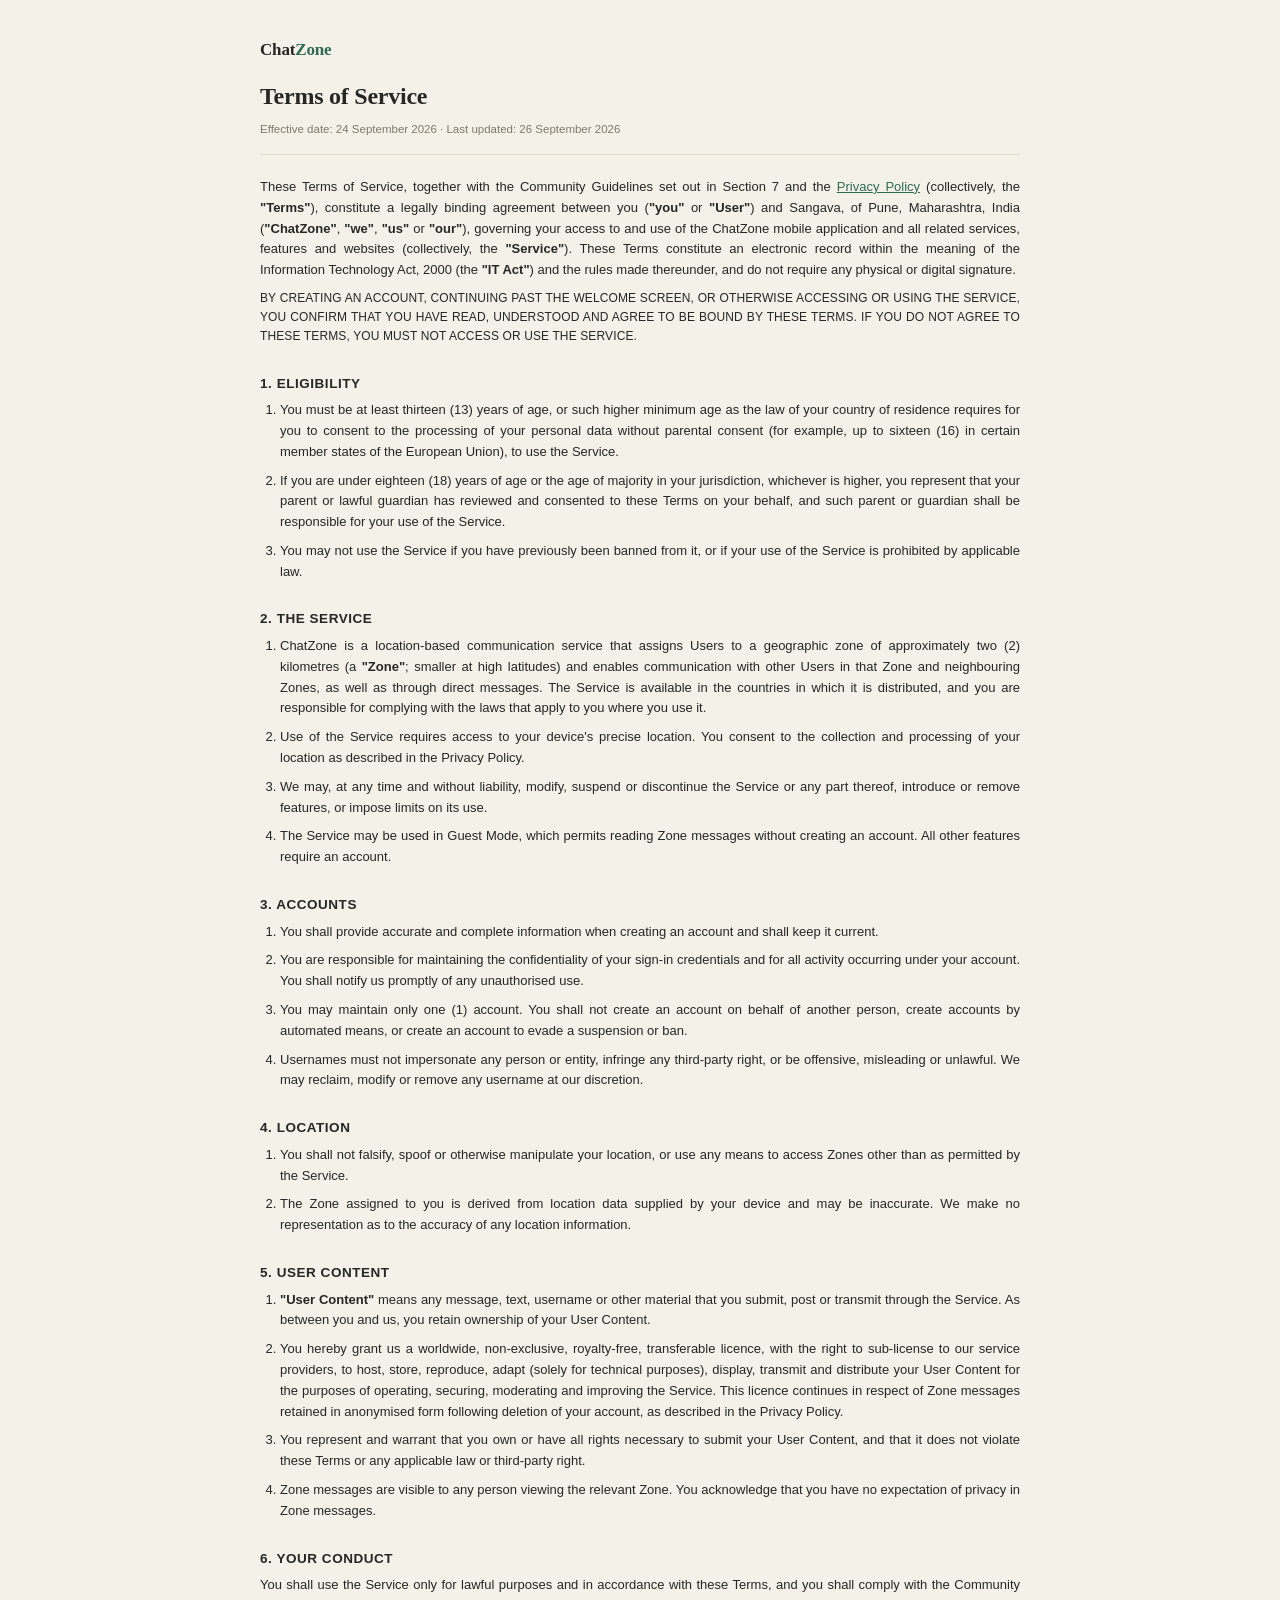
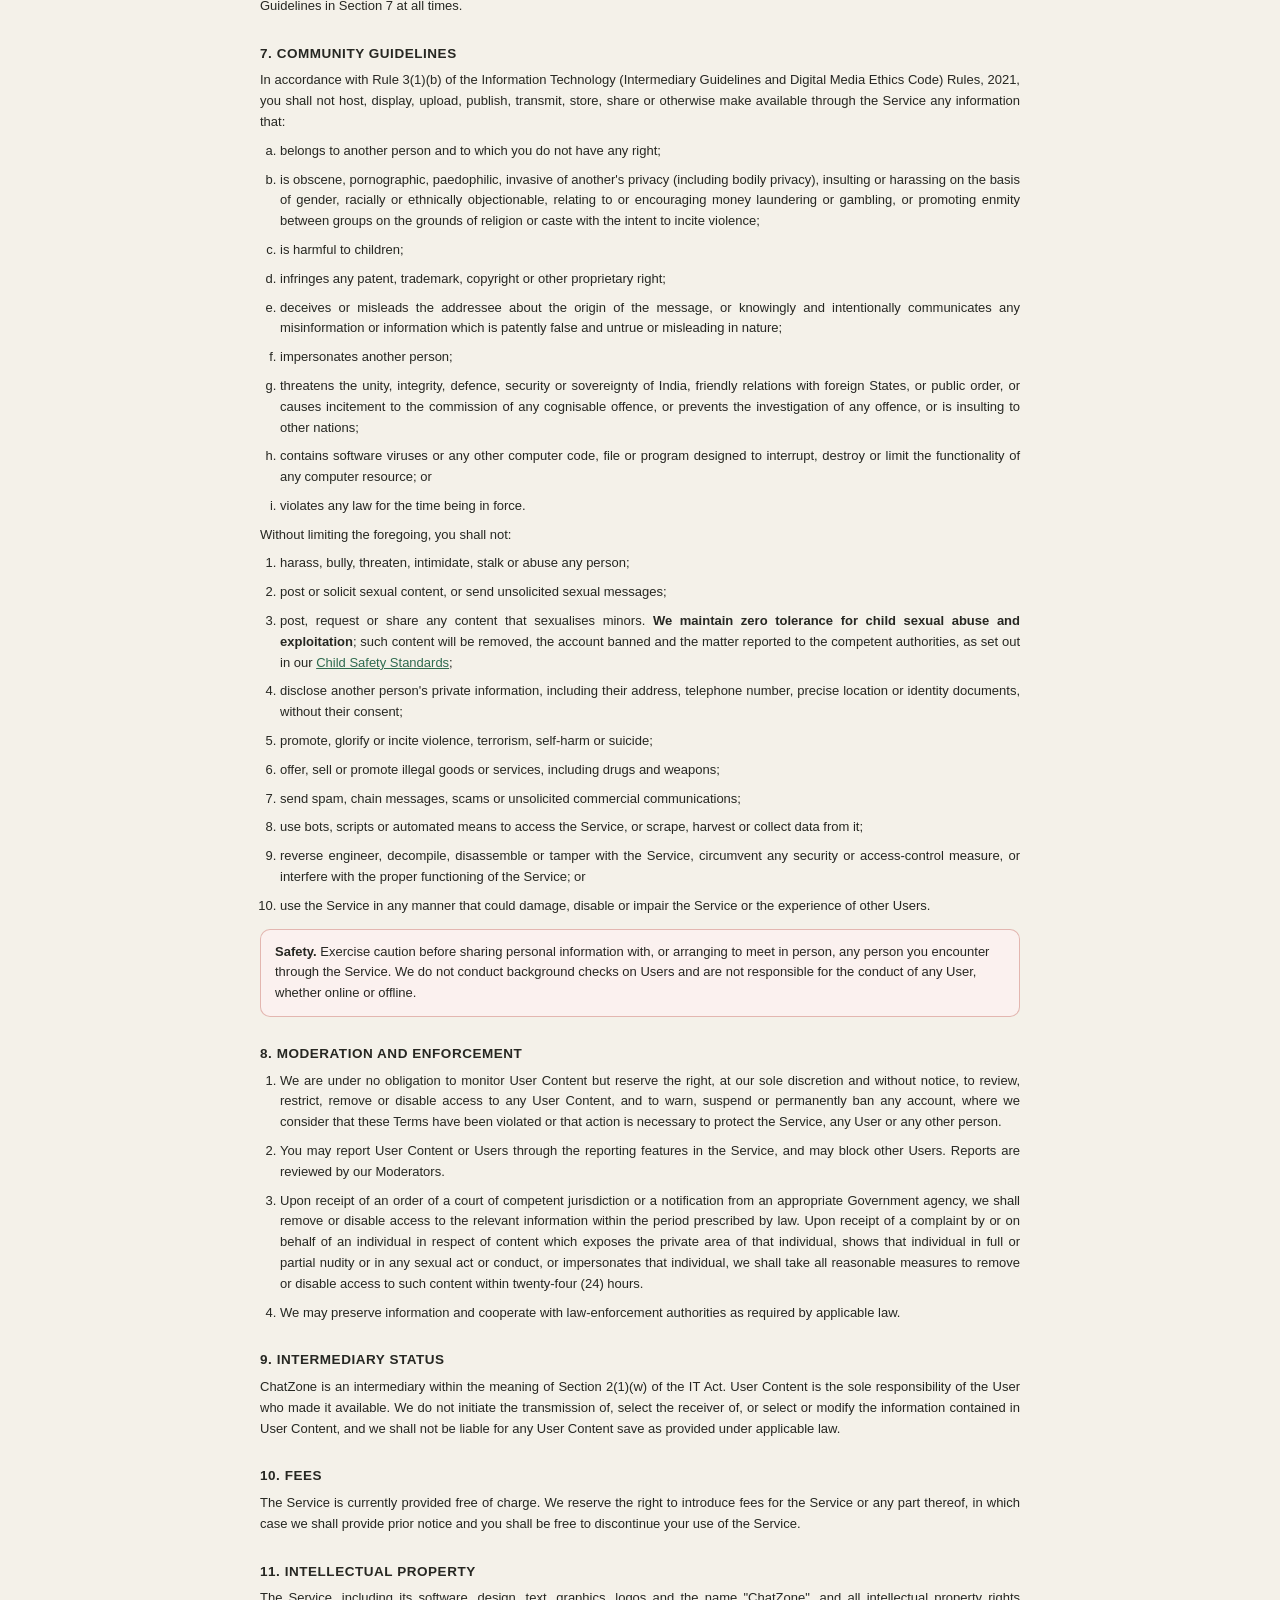
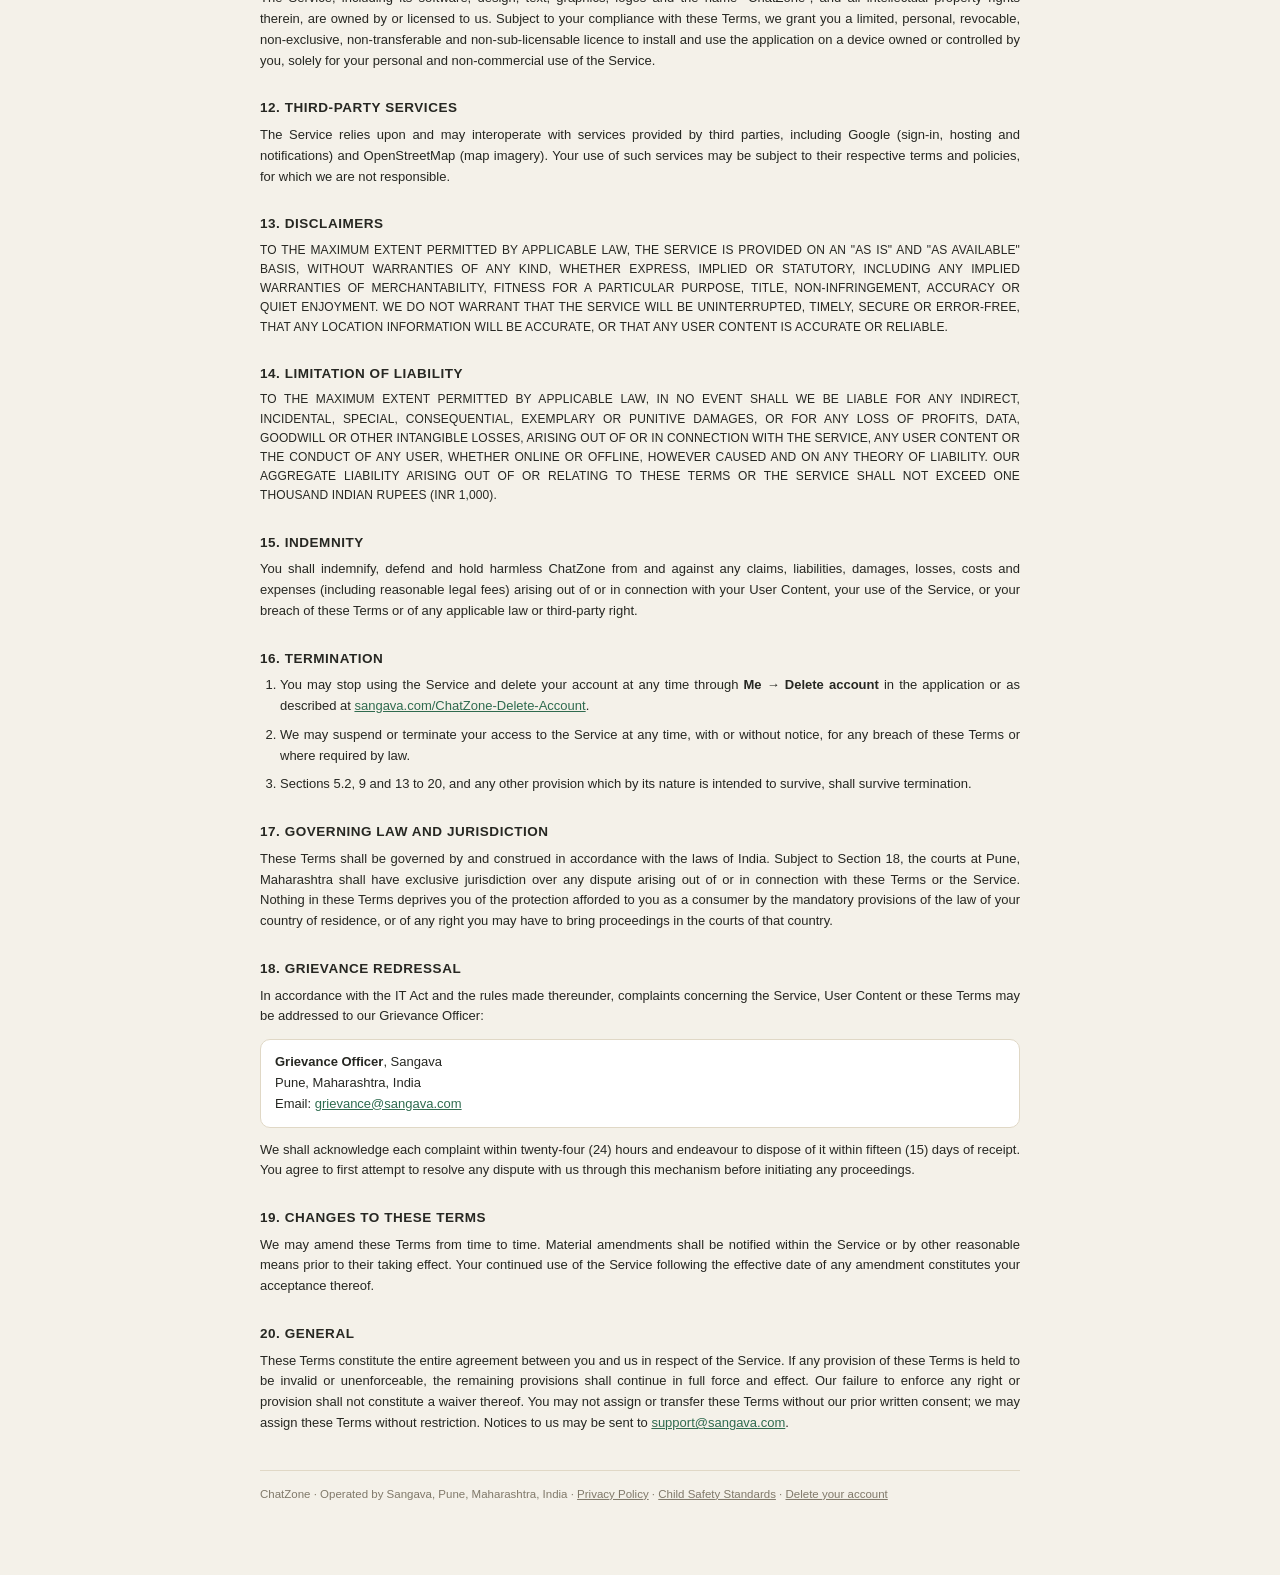
<file: ChatZone-Terms.html>
<!doctype html>
<html lang="en">
<head>
<meta charset="utf-8">
<meta name="viewport" content="width=device-width, initial-scale=1">
<title>Terms of Service · ChatZone</title>
<meta name="description" content="Terms of Service and Community Guidelines governing use of ChatZone.">
<link rel="stylesheet" href="/legal.css">
</head>
<body>
<div class="wrap">
<header>
  <div class="brand">Chat<span>Zone</span></div>
  <h1>Terms of Service</h1>
  <div class="meta">Effective date: 24 September 2026 · Last updated: 26 September 2026</div>
</header>

<p>These Terms of Service, together with the Community Guidelines set out in Section 7 and the <a href="/ChatZone-Privacy">Privacy Policy</a> (collectively, the <span class="defn">"Terms"</span>), constitute a legally binding agreement between you (<span class="defn">"you"</span> or <span class="defn">"User"</span>) and Sangava, of Pune, Maharashtra, India (<span class="defn">"ChatZone"</span>, <span class="defn">"we"</span>, <span class="defn">"us"</span> or <span class="defn">"our"</span>), governing your access to and use of the ChatZone mobile application and all related services, features and websites (collectively, the <span class="defn">"Service"</span>). These Terms constitute an electronic record within the meaning of the Information Technology Act, 2000 (the <span class="defn">"IT Act"</span>) and the rules made thereunder, and do not require any physical or digital signature.</p>

<p class="caps">By creating an account, continuing past the welcome screen, or otherwise accessing or using the Service, you confirm that you have read, understood and agree to be bound by these Terms. If you do not agree to these Terms, you must not access or use the Service.</p>

<h2>1. Eligibility</h2>
<ol>
  <li>You must be at least thirteen (13) years of age, or such higher minimum age as the law of your country of residence requires for you to consent to the processing of your personal data without parental consent (for example, up to sixteen (16) in certain member states of the European Union), to use the Service.</li>
  <li>If you are under eighteen (18) years of age or the age of majority in your jurisdiction, whichever is higher, you represent that your parent or lawful guardian has reviewed and consented to these Terms on your behalf, and such parent or guardian shall be responsible for your use of the Service.</li>
  <li>You may not use the Service if you have previously been banned from it, or if your use of the Service is prohibited by applicable law.</li>
</ol>

<h2>2. The Service</h2>
<ol>
  <li>ChatZone is a location-based communication service that assigns Users to a geographic zone of approximately two (2) kilometres (a <span class="defn">"Zone"</span>; smaller at high latitudes) and enables communication with other Users in that Zone and neighbouring Zones, as well as through direct messages. The Service is available in the countries in which it is distributed, and you are responsible for complying with the laws that apply to you where you use it.</li>
  <li>Use of the Service requires access to your device's precise location. You consent to the collection and processing of your location as described in the Privacy Policy.</li>
  <li>We may, at any time and without liability, modify, suspend or discontinue the Service or any part thereof, introduce or remove features, or impose limits on its use.</li>
  <li>The Service may be used in Guest Mode, which permits reading Zone messages without creating an account. All other features require an account.</li>
</ol>

<h2>3. Accounts</h2>
<ol>
  <li>You shall provide accurate and complete information when creating an account and shall keep it current.</li>
  <li>You are responsible for maintaining the confidentiality of your sign-in credentials and for all activity occurring under your account. You shall notify us promptly of any unauthorised use.</li>
  <li>You may maintain only one (1) account. You shall not create an account on behalf of another person, create accounts by automated means, or create an account to evade a suspension or ban.</li>
  <li>Usernames must not impersonate any person or entity, infringe any third-party right, or be offensive, misleading or unlawful. We may reclaim, modify or remove any username at our discretion.</li>
</ol>

<h2>4. Location</h2>
<ol>
  <li>You shall not falsify, spoof or otherwise manipulate your location, or use any means to access Zones other than as permitted by the Service.</li>
  <li>The Zone assigned to you is derived from location data supplied by your device and may be inaccurate. We make no representation as to the accuracy of any location information.</li>
</ol>

<h2>5. User Content</h2>
<ol>
  <li><span class="defn">"User Content"</span> means any message, text, username or other material that you submit, post or transmit through the Service. As between you and us, you retain ownership of your User Content.</li>
  <li>You hereby grant us a worldwide, non-exclusive, royalty-free, transferable licence, with the right to sub-license to our service providers, to host, store, reproduce, adapt (solely for technical purposes), display, transmit and distribute your User Content for the purposes of operating, securing, moderating and improving the Service. This licence continues in respect of Zone messages retained in anonymised form following deletion of your account, as described in the Privacy Policy.</li>
  <li>You represent and warrant that you own or have all rights necessary to submit your User Content, and that it does not violate these Terms or any applicable law or third-party right.</li>
  <li>Zone messages are visible to any person viewing the relevant Zone. You acknowledge that you have no expectation of privacy in Zone messages.</li>
</ol>

<h2>6. Your Conduct</h2>
<p>You shall use the Service only for lawful purposes and in accordance with these Terms, and you shall comply with the Community Guidelines in Section 7 at all times.</p>

<h2>7. Community Guidelines</h2>
<p>In accordance with Rule 3(1)(b) of the Information Technology (Intermediary Guidelines and Digital Media Ethics Code) Rules, 2021, you shall not host, display, upload, publish, transmit, store, share or otherwise make available through the Service any information that:</p>
<ol type="a">
  <li>belongs to another person and to which you do not have any right;</li>
  <li>is obscene, pornographic, paedophilic, invasive of another's privacy (including bodily privacy), insulting or harassing on the basis of gender, racially or ethnically objectionable, relating to or encouraging money laundering or gambling, or promoting enmity between groups on the grounds of religion or caste with the intent to incite violence;</li>
  <li>is harmful to children;</li>
  <li>infringes any patent, trademark, copyright or other proprietary right;</li>
  <li>deceives or misleads the addressee about the origin of the message, or knowingly and intentionally communicates any misinformation or information which is patently false and untrue or misleading in nature;</li>
  <li>impersonates another person;</li>
  <li>threatens the unity, integrity, defence, security or sovereignty of India, friendly relations with foreign States, or public order, or causes incitement to the commission of any cognisable offence, or prevents the investigation of any offence, or is insulting to other nations;</li>
  <li>contains software viruses or any other computer code, file or program designed to interrupt, destroy or limit the functionality of any computer resource; or</li>
  <li>violates any law for the time being in force.</li>
</ol>
<p>Without limiting the foregoing, you shall not:</p>
<ol>
  <li>harass, bully, threaten, intimidate, stalk or abuse any person;</li>
  <li>post or solicit sexual content, or send unsolicited sexual messages;</li>
  <li>post, request or share any content that sexualises minors. <b>We maintain zero tolerance for child sexual abuse and exploitation</b>; such content will be removed, the account banned and the matter reported to the competent authorities, as set out in our <a href="/ChatZone-Child-Safety">Child Safety Standards</a>;</li>
  <li>disclose another person's private information, including their address, telephone number, precise location or identity documents, without their consent;</li>
  <li>promote, glorify or incite violence, terrorism, self-harm or suicide;</li>
  <li>offer, sell or promote illegal goods or services, including drugs and weapons;</li>
  <li>send spam, chain messages, scams or unsolicited commercial communications;</li>
  <li>use bots, scripts or automated means to access the Service, or scrape, harvest or collect data from it;</li>
  <li>reverse engineer, decompile, disassemble or tamper with the Service, circumvent any security or access-control measure, or interfere with the proper functioning of the Service; or</li>
  <li>use the Service in any manner that could damage, disable or impair the Service or the experience of other Users.</li>
</ol>
<div class="box warn"><b>Safety.</b> Exercise caution before sharing personal information with, or arranging to meet in person, any person you encounter through the Service. We do not conduct background checks on Users and are not responsible for the conduct of any User, whether online or offline.</div>

<h2>8. Moderation and Enforcement</h2>
<ol>
  <li>We are under no obligation to monitor User Content but reserve the right, at our sole discretion and without notice, to review, restrict, remove or disable access to any User Content, and to warn, suspend or permanently ban any account, where we consider that these Terms have been violated or that action is necessary to protect the Service, any User or any other person.</li>
  <li>You may report User Content or Users through the reporting features in the Service, and may block other Users. Reports are reviewed by our Moderators.</li>
  <li>Upon receipt of an order of a court of competent jurisdiction or a notification from an appropriate Government agency, we shall remove or disable access to the relevant information within the period prescribed by law. Upon receipt of a complaint by or on behalf of an individual in respect of content which exposes the private area of that individual, shows that individual in full or partial nudity or in any sexual act or conduct, or impersonates that individual, we shall take all reasonable measures to remove or disable access to such content within twenty-four (24) hours.</li>
  <li>We may preserve information and cooperate with law-enforcement authorities as required by applicable law.</li>
</ol>

<h2>9. Intermediary Status</h2>
<p>ChatZone is an intermediary within the meaning of Section 2(1)(w) of the IT Act. User Content is the sole responsibility of the User who made it available. We do not initiate the transmission of, select the receiver of, or select or modify the information contained in User Content, and we shall not be liable for any User Content save as provided under applicable law.</p>

<h2>10. Fees</h2>
<p>The Service is currently provided free of charge. We reserve the right to introduce fees for the Service or any part thereof, in which case we shall provide prior notice and you shall be free to discontinue your use of the Service.</p>

<h2>11. Intellectual Property</h2>
<p>The Service, including its software, design, text, graphics, logos and the name "ChatZone", and all intellectual property rights therein, are owned by or licensed to us. Subject to your compliance with these Terms, we grant you a limited, personal, revocable, non-exclusive, non-transferable and non-sub-licensable licence to install and use the application on a device owned or controlled by you, solely for your personal and non-commercial use of the Service.</p>

<h2>12. Third-Party Services</h2>
<p>The Service relies upon and may interoperate with services provided by third parties, including Google (sign-in, hosting and notifications) and OpenStreetMap (map imagery). Your use of such services may be subject to their respective terms and policies, for which we are not responsible.</p>

<h2>13. Disclaimers</h2>
<p class="caps">To the maximum extent permitted by applicable law, the Service is provided on an "as is" and "as available" basis, without warranties of any kind, whether express, implied or statutory, including any implied warranties of merchantability, fitness for a particular purpose, title, non-infringement, accuracy or quiet enjoyment. We do not warrant that the Service will be uninterrupted, timely, secure or error-free, that any location information will be accurate, or that any User Content is accurate or reliable.</p>

<h2>14. Limitation of Liability</h2>
<p class="caps">To the maximum extent permitted by applicable law, in no event shall we be liable for any indirect, incidental, special, consequential, exemplary or punitive damages, or for any loss of profits, data, goodwill or other intangible losses, arising out of or in connection with the Service, any User Content or the conduct of any User, whether online or offline, however caused and on any theory of liability. Our aggregate liability arising out of or relating to these Terms or the Service shall not exceed one thousand Indian Rupees (INR 1,000).</p>

<h2>15. Indemnity</h2>
<p>You shall indemnify, defend and hold harmless ChatZone from and against any claims, liabilities, damages, losses, costs and expenses (including reasonable legal fees) arising out of or in connection with your User Content, your use of the Service, or your breach of these Terms or of any applicable law or third-party right.</p>

<h2>16. Termination</h2>
<ol>
  <li>You may stop using the Service and delete your account at any time through <b>Me → Delete account</b> in the application or as described at <a href="/ChatZone-Delete-Account">sangava.com/ChatZone-Delete-Account</a>.</li>
  <li>We may suspend or terminate your access to the Service at any time, with or without notice, for any breach of these Terms or where required by law.</li>
  <li>Sections 5.2, 9 and 13 to 20, and any other provision which by its nature is intended to survive, shall survive termination.</li>
</ol>

<h2>17. Governing Law and Jurisdiction</h2>
<p>These Terms shall be governed by and construed in accordance with the laws of India. Subject to Section 18, the courts at Pune, Maharashtra shall have exclusive jurisdiction over any dispute arising out of or in connection with these Terms or the Service. Nothing in these Terms deprives you of the protection afforded to you as a consumer by the mandatory provisions of the law of your country of residence, or of any right you may have to bring proceedings in the courts of that country.</p>

<h2>18. Grievance Redressal</h2>
<p>In accordance with the IT Act and the rules made thereunder, complaints concerning the Service, User Content or these Terms may be addressed to our Grievance Officer:</p>
<div class="box">
  <b>Grievance Officer</b>, Sangava<br>
  Pune, Maharashtra, India<br>
  Email: <a href="mailto:grievance@sangava.com">grievance@sangava.com</a>
</div>
<p>We shall acknowledge each complaint within twenty-four (24) hours and endeavour to dispose of it within fifteen (15) days of receipt. You agree to first attempt to resolve any dispute with us through this mechanism before initiating any proceedings.</p>

<h2>19. Changes to these Terms</h2>
<p>We may amend these Terms from time to time. Material amendments shall be notified within the Service or by other reasonable means prior to their taking effect. Your continued use of the Service following the effective date of any amendment constitutes your acceptance thereof.</p>

<h2>20. General</h2>
<p>These Terms constitute the entire agreement between you and us in respect of the Service. If any provision of these Terms is held to be invalid or unenforceable, the remaining provisions shall continue in full force and effect. Our failure to enforce any right or provision shall not constitute a waiver thereof. You may not assign or transfer these Terms without our prior written consent; we may assign these Terms without restriction. Notices to us may be sent to <a href="mailto:support@sangava.com">support@sangava.com</a>.</p>

<footer>
  ChatZone · Operated by Sangava, Pune, Maharashtra, India ·
  <a href="/ChatZone-Privacy">Privacy Policy</a> · <a href="/ChatZone-Child-Safety">Child Safety Standards</a> · <a href="/ChatZone-Delete-Account">Delete your account</a>
</footer>
</div>
</body>
</html>
</file>
<file: legal.css>
:root {
  --bg: #F4F1E9; --surface: #FFFFFF; --ink: #262722; --muted: #80796A;
  --accent: #2F6B4F; --border: #E0D8C6; --clay: #C9694A; --danger: #B5483B;
}
* { box-sizing: border-box; }
html { -webkit-text-size-adjust: 100%; }
body {
  margin: 0; background: var(--bg); color: var(--ink);
  font-family: -apple-system, BlinkMacSystemFont, "Segoe UI", Roboto, Inter, Helvetica, Arial, sans-serif;
  font-size: 13px; line-height: 1.6;
}
.wrap { max-width: 800px; margin: 0 auto; padding: 36px 20px 72px; }
header { border-bottom: 1px solid var(--border); padding-bottom: 16px; margin-bottom: 22px; }
.brand { font-family: Georgia, "Times New Roman", serif; font-weight: 700; font-size: 17px; letter-spacing: -.01em; }
.brand span { color: var(--accent); }
h1 { font-family: Georgia, "Times New Roman", serif; font-size: 24px; font-weight: 600; margin: 14px 0 4px; letter-spacing: -.01em; }
.meta { color: var(--muted); font-size: 11.5px; }
h2 { font-size: 13.5px; font-weight: 700; margin: 26px 0 6px; text-transform: uppercase; letter-spacing: .04em; }
h3 { font-size: 13px; font-weight: 700; margin: 16px 0 4px; }
p, li { margin: 0 0 8px; text-align: justify; hyphens: auto; }
ol, ul { padding-left: 20px; margin: 0 0 8px; }
ol ol, ol ul, ul ul { margin-top: 4px; }
a { color: var(--accent); }
b, strong { font-weight: 600; }
.defn { font-weight: 600; }
.caps { text-transform: uppercase; font-size: 12px; letter-spacing: .01em; }
.box { background: var(--surface); border: 1px solid var(--border); border-radius: 10px; padding: 12px 14px; margin: 12px 0; }
.box.warn { border-color: rgba(181, 72, 59, .35); background: #FBF1EF; }
table { width: 100%; border-collapse: collapse; margin: 8px 0 12px; background: var(--surface); font-size: 12.5px; }
th, td { border: 1px solid var(--border); padding: 6px 8px; vertical-align: top; text-align: left; }
th { background: #ECE7DA; font-weight: 600; }
.table-wrap { overflow-x: auto; }
footer { border-top: 1px solid var(--border); margin-top: 36px; padding-top: 14px; color: var(--muted); font-size: 11.5px; }
footer a { color: var(--muted); }
.btn { display: inline-block; background: var(--danger); color: #fff; text-decoration: none; padding: 9px 16px; border-radius: 8px; font-weight: 600; }
</file>
